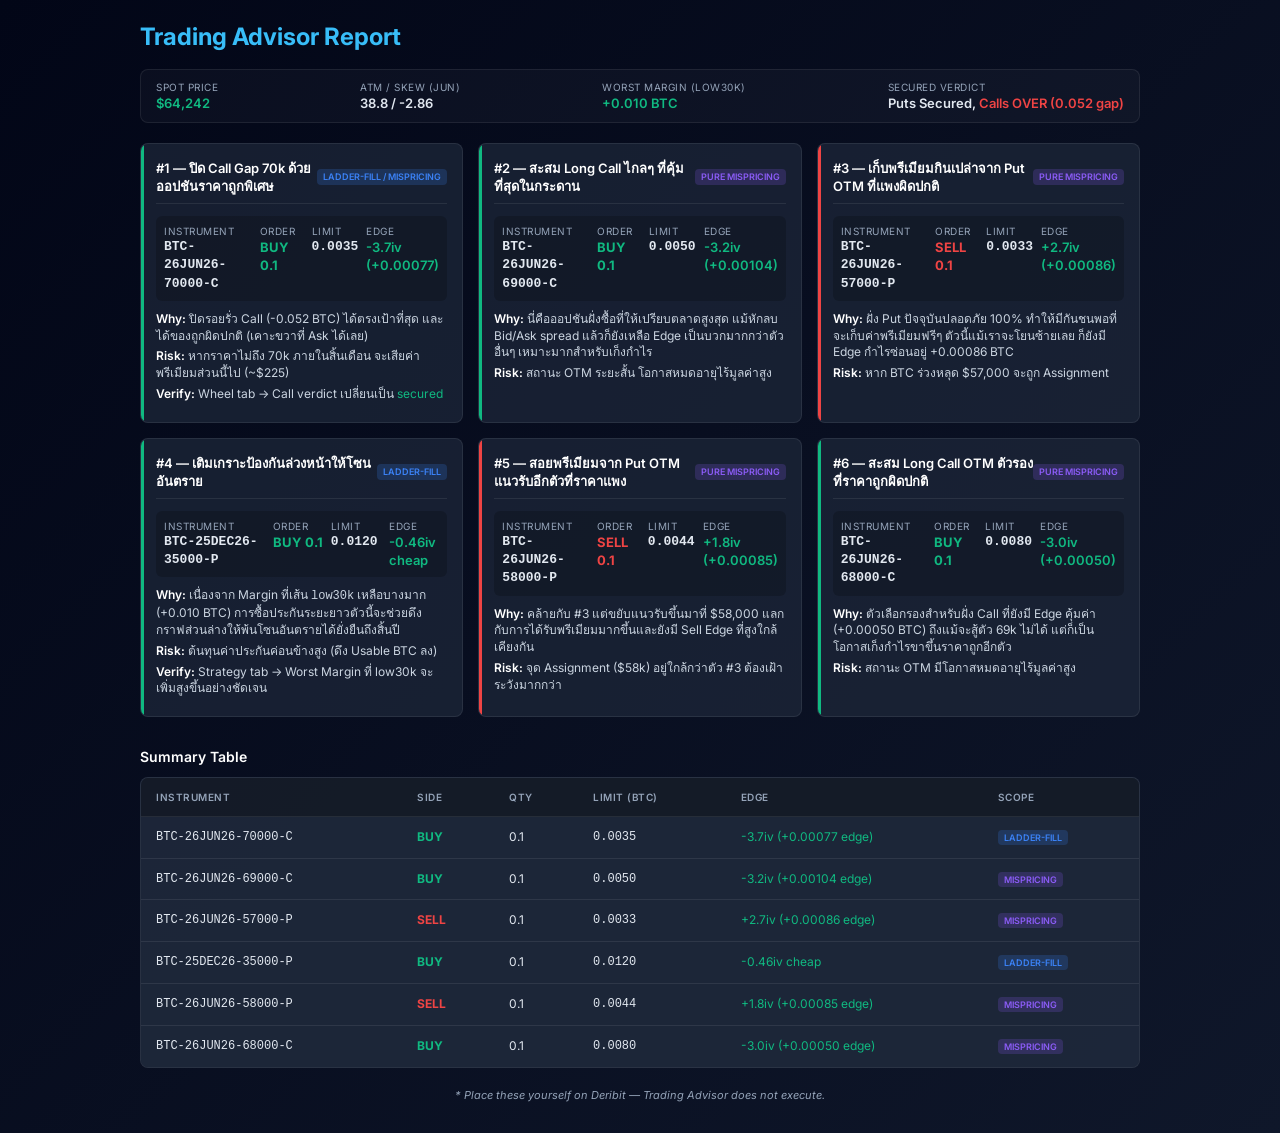
<file: advisor_report.html>
<!DOCTYPE html>
<html lang="en">
<head>
    <meta charset="UTF-8">
    <meta name="viewport" content="width=device-width, initial-scale=1.0">
    <title>Trading Advisor Report</title>
    <style>
        :root {
            --bg-color: #0f172a;
            --card-bg: rgba(30, 41, 59, 0.7);
            --text-main: #e2e8f0;
            --text-muted: #94a3b8;
            --accent-green: #10b981;
            --accent-red: #ef4444;
            --accent-blue: #3b82f6;
            --accent-purple: #8b5cf6;
            --border: rgba(255, 255, 255, 0.08);
        }

        body {
            font-family: 'Inter', system-ui, sans-serif;
            background: linear-gradient(135deg, #020617 0%, #0f172a 100%);
            color: var(--text-main);
            min-height: 100vh;
            margin: 0;
            padding: 20px;
            display: flex;
            justify-content: center;
            font-size: 12px;
            line-height: 1.4;
        }

        .container {
            max-width: 1000px;
            width: 100%;
        }

        h1 {
            font-size: 1.5rem;
            margin: 0 0 15px 0;
            color: #38bdf8;
        }

        .snapshot-bar {
            background: rgba(255, 255, 255, 0.03);
            border: 1px solid var(--border);
            border-radius: 8px;
            padding: 10px 15px;
            margin-bottom: 20px;
            display: flex;
            justify-content: space-between;
            flex-wrap: wrap;
            gap: 10px;
        }

        .snapshot-item {
            display: flex;
            flex-direction: column;
        }

        .snapshot-label {
            color: var(--text-muted);
            font-size: 10px;
            text-transform: uppercase;
            letter-spacing: 0.5px;
        }

        .snapshot-value { font-weight: 600; font-size: 13px; }
        .highlight-green { color: var(--accent-green); }
        .highlight-red { color: var(--accent-red); }

        .cards-grid {
            display: grid;
            grid-template-columns: repeat(auto-fit, minmax(320px, 1fr));
            gap: 15px;
            margin-bottom: 30px;
        }

        .card {
            background: var(--card-bg);
            border: 1px solid var(--border);
            border-radius: 8px;
            padding: 15px;
            position: relative;
            overflow: hidden;
        }

        .card::before {
            content: '';
            position: absolute;
            top: 0; left: 0;
            width: 3px; height: 100%;
        }

        .card.buy::before { background: var(--accent-green); }
        .card.sell::before { background: var(--accent-red); }

        .card-header {
            display: flex;
            justify-content: space-between;
            align-items: center;
            margin-bottom: 12px;
            border-bottom: 1px solid var(--border);
            padding-bottom: 8px;
        }

        .card-title {
            font-size: 13px;
            font-weight: 600;
            margin: 0;
            color: #fff;
        }

        .badge {
            font-size: 9px;
            padding: 2px 6px;
            border-radius: 4px;
            font-weight: 600;
            text-transform: uppercase;
            white-space: nowrap;
        }

        .badge.ladder { background: rgba(59, 130, 246, 0.2); color: var(--accent-blue); }
        .badge.mispricing { background: rgba(139, 92, 246, 0.2); color: var(--accent-purple); }

        .ticket-row {
            display: grid;
            grid-template-columns: 2fr 1fr 1fr 1fr;
            gap: 8px;
            margin-bottom: 10px;
            background: rgba(0, 0, 0, 0.2);
            padding: 8px;
            border-radius: 6px;
        }

        .ticket-box {
            display: flex;
            flex-direction: column;
        }

        .details-section p {
            margin: 4px 0;
            color: #cbd5e1;
        }

        .details-section strong {
            color: #fff;
            font-weight: 600;
        }
        
        .side-buy { color: var(--accent-green); font-weight: bold; }
        .side-sell { color: var(--accent-red); font-weight: bold; }

        table {
            width: 100%;
            border-collapse: separate;
            border-spacing: 0;
            margin-top: 10px;
            background: var(--card-bg);
            border-radius: 8px;
            overflow: hidden;
            border: 1px solid var(--border);
        }

        th, td {
            padding: 12px 15px;
            text-align: left;
            border-bottom: 1px solid var(--border);
        }

        th {
            background: rgba(0, 0, 0, 0.3);
            color: var(--text-muted);
            font-weight: 600;
            font-size: 10px;
            text-transform: uppercase;
            letter-spacing: 0.5px;
        }

        tr:last-child td { border-bottom: none; }
        .table-title { font-size: 14px; color: #fff; font-weight: 600; margin-bottom: 10px; }

        .table-wrapper {
            overflow-x: auto;
            -webkit-overflow-scrolling: touch;
            border: 1px solid var(--border);
            border-radius: 8px;
            background: var(--card-bg);
        }

        .table-wrapper table {
            margin-top: 0;
            border: none;
            border-radius: 0;
        }

        /* Responsive Design for Mobile */
        @media (max-width: 600px) {
            .ticket-row {
                grid-template-columns: 1fr 1fr;
            }
            .snapshot-bar {
                flex-direction: column;
                gap: 15px;
            }
            .snapshot-value {
                font-size: 15px;
            }
        }
    </style>
    <link href="https://fonts.googleapis.com/css2?family=Inter:wght@400;500;600&display=swap" rel="stylesheet">
</head>
<body>

<div class="container">
    <h1>Trading Advisor Report</h1>
    
    <div class="snapshot-bar">
        <div class="snapshot-item">
            <span class="snapshot-label">Spot Price</span>
            <span class="snapshot-value highlight-green">$64,242</span>
        </div>
        <div class="snapshot-item">
            <span class="snapshot-label">ATM / Skew (Jun)</span>
            <span class="snapshot-value">38.8 / -2.86</span>
        </div>
        <div class="snapshot-item">
            <span class="snapshot-label">Worst Margin (low30k)</span>
            <span class="snapshot-value highlight-green">+0.010 BTC</span>
        </div>
        <div class="snapshot-item">
            <span class="snapshot-label">Secured Verdict</span>
            <span class="snapshot-value">Puts Secured, <span class="highlight-red">Calls OVER (0.052 gap)</span></span>
        </div>
    </div>

    <div class="cards-grid">
        <!-- #1 -->
        <div class="card buy">
            <div class="card-header">
                <h2 class="card-title">#1 — ปิด Call Gap 70k ด้วยออปชันราคาถูกพิเศษ</h2>
                <span class="badge ladder">ladder-fill / mispricing</span>
            </div>
            <div class="ticket-row">
                <div class="ticket-box">
                    <span class="snapshot-label">Instrument</span>
                    <span class="snapshot-value" style="font-family: monospace;">BTC-26JUN26-70000-C</span>
                </div>
                <div class="ticket-box">
                    <span class="snapshot-label">Order</span>
                    <span class="snapshot-value side-buy">BUY 0.1</span>
                </div>
                <div class="ticket-box">
                    <span class="snapshot-label">Limit</span>
                    <span class="snapshot-value" style="font-family: monospace;">0.0035</span>
                </div>
                <div class="ticket-box">
                    <span class="snapshot-label">Edge</span>
                    <span class="snapshot-value highlight-green">-3.7iv (+0.00077)</span>
                </div>
            </div>
            <div class="details-section">
                <p><strong>Why:</strong> ปิดรอยรั่ว Call (-0.052 BTC) ได้ตรงเป้าที่สุด และได้ของถูกผิดปกติ (เคาะขวาที่ Ask ได้เลย)</p>
                <p><strong>Risk:</strong> หากราคาไม่ถึง 70k ภายในสิ้นเดือน จะเสียค่าพรีเมียมส่วนนี้ไป (~$225)</p>
                <p><strong>Verify:</strong> Wheel tab → Call verdict เปลี่ยนเป็น <span class="highlight-green">secured</span></p>
            </div>
        </div>

        <!-- #2 -->
        <div class="card buy">
            <div class="card-header">
                <h2 class="card-title">#2 — สะสม Long Call ไกลๆ ที่คุ้มที่สุดในกระดาน</h2>
                <span class="badge mispricing">pure mispricing</span>
            </div>
            <div class="ticket-row">
                <div class="ticket-box">
                    <span class="snapshot-label">Instrument</span>
                    <span class="snapshot-value" style="font-family: monospace;">BTC-26JUN26-69000-C</span>
                </div>
                <div class="ticket-box">
                    <span class="snapshot-label">Order</span>
                    <span class="snapshot-value side-buy">BUY 0.1</span>
                </div>
                <div class="ticket-box">
                    <span class="snapshot-label">Limit</span>
                    <span class="snapshot-value" style="font-family: monospace;">0.0050</span>
                </div>
                <div class="ticket-box">
                    <span class="snapshot-label">Edge</span>
                    <span class="snapshot-value highlight-green">-3.2iv (+0.00104)</span>
                </div>
            </div>
            <div class="details-section">
                <p><strong>Why:</strong> นี่คือออปชันฝั่งซื้อที่ให้เปรียบตลาดสูงสุด แม้หักลบ Bid/Ask spread แล้วก็ยังเหลือ Edge เป็นบวกมากกว่าตัวอื่นๆ เหมาะมากสำหรับเก็งกำไร</p>
                <p><strong>Risk:</strong> สถานะ OTM ระยะสั้น โอกาสหมดอายุไร้มูลค่าสูง</p>
            </div>
        </div>

        <!-- #3 -->
        <div class="card sell">
            <div class="card-header">
                <h2 class="card-title">#3 — เก็บพรีเมียมกินเปล่าจาก Put OTM ที่แพงผิดปกติ</h2>
                <span class="badge mispricing">pure mispricing</span>
            </div>
            <div class="ticket-row">
                <div class="ticket-box">
                    <span class="snapshot-label">Instrument</span>
                    <span class="snapshot-value" style="font-family: monospace;">BTC-26JUN26-57000-P</span>
                </div>
                <div class="ticket-box">
                    <span class="snapshot-label">Order</span>
                    <span class="snapshot-value side-sell">SELL 0.1</span>
                </div>
                <div class="ticket-box">
                    <span class="snapshot-label">Limit</span>
                    <span class="snapshot-value" style="font-family: monospace;">0.0033</span>
                </div>
                <div class="ticket-box">
                    <span class="snapshot-label">Edge</span>
                    <span class="snapshot-value highlight-green">+2.7iv (+0.00086)</span>
                </div>
            </div>
            <div class="details-section">
                <p><strong>Why:</strong> ฝั่ง Put ปัจจุบันปลอดภัย 100% ทำให้มีกันชนพอที่จะเก็บค่าพรีเมียมฟรีๆ ตัวนี้แม้เราจะโยนซ้ายเลย ก็ยังมี Edge กำไรซ่อนอยู่ +0.00086 BTC</p>
                <p><strong>Risk:</strong> หาก BTC ร่วงหลุด $57,000 จะถูก Assignment</p>
            </div>
        </div>

        <!-- #4 -->
        <div class="card buy">
            <div class="card-header">
                <h2 class="card-title">#4 — เติมเกราะป้องกันล่วงหน้าให้โซนอันตราย</h2>
                <span class="badge ladder">ladder-fill</span>
            </div>
            <div class="ticket-row">
                <div class="ticket-box">
                    <span class="snapshot-label">Instrument</span>
                    <span class="snapshot-value" style="font-family: monospace;">BTC-25DEC26-35000-P</span>
                </div>
                <div class="ticket-box">
                    <span class="snapshot-label">Order</span>
                    <span class="snapshot-value side-buy">BUY 0.1</span>
                </div>
                <div class="ticket-box">
                    <span class="snapshot-label">Limit</span>
                    <span class="snapshot-value" style="font-family: monospace;">0.0120</span>
                </div>
                <div class="ticket-box">
                    <span class="snapshot-label">Edge</span>
                    <span class="snapshot-value highlight-green">-0.46iv cheap</span>
                </div>
            </div>
            <div class="details-section">
                <p><strong>Why:</strong> เนื่องจาก Margin ที่เส้น <code>low30k</code> เหลือบางมาก (+0.010 BTC) การซื้อประกันระยะยาวตัวนี้จะช่วยดึงกราฟส่วนล่างให้พ้นโซนอันตรายได้ยั่งยืนถึงสิ้นปี</p>
                <p><strong>Risk:</strong> ต้นทุนค่าประกันค่อนข้างสูง (ดึง Usable BTC ลง)</p>
                <p><strong>Verify:</strong> Strategy tab → Worst Margin ที่ low30k จะเพิ่มสูงขึ้นอย่างชัดเจน</p>
            </div>
        </div>

        <!-- #5 -->
        <div class="card sell">
            <div class="card-header">
                <h2 class="card-title">#5 — สอยพรีเมียมจาก Put OTM แนวรับอีกตัวที่ราคาแพง</h2>
                <span class="badge mispricing">pure mispricing</span>
            </div>
            <div class="ticket-row">
                <div class="ticket-box">
                    <span class="snapshot-label">Instrument</span>
                    <span class="snapshot-value" style="font-family: monospace;">BTC-26JUN26-58000-P</span>
                </div>
                <div class="ticket-box">
                    <span class="snapshot-label">Order</span>
                    <span class="snapshot-value side-sell">SELL 0.1</span>
                </div>
                <div class="ticket-box">
                    <span class="snapshot-label">Limit</span>
                    <span class="snapshot-value" style="font-family: monospace;">0.0044</span>
                </div>
                <div class="ticket-box">
                    <span class="snapshot-label">Edge</span>
                    <span class="snapshot-value highlight-green">+1.8iv (+0.00085)</span>
                </div>
            </div>
            <div class="details-section">
                <p><strong>Why:</strong> คล้ายกับ #3 แต่ขยับแนวรับขึ้นมาที่ $58,000 แลกกับการได้รับพรีเมียมมากขึ้นและยังมี Sell Edge ที่สูงใกล้เคียงกัน</p>
                <p><strong>Risk:</strong> จุด Assignment ($58k) อยู่ใกล้กว่าตัว #3 ต้องเฝ้าระวังมากกว่า</p>
            </div>
        </div>

        <!-- #6 -->
        <div class="card buy">
            <div class="card-header">
                <h2 class="card-title">#6 — สะสม Long Call OTM ตัวรองที่ราคาถูกผิดปกติ</h2>
                <span class="badge mispricing">pure mispricing</span>
            </div>
            <div class="ticket-row">
                <div class="ticket-box">
                    <span class="snapshot-label">Instrument</span>
                    <span class="snapshot-value" style="font-family: monospace;">BTC-26JUN26-68000-C</span>
                </div>
                <div class="ticket-box">
                    <span class="snapshot-label">Order</span>
                    <span class="snapshot-value side-buy">BUY 0.1</span>
                </div>
                <div class="ticket-box">
                    <span class="snapshot-label">Limit</span>
                    <span class="snapshot-value" style="font-family: monospace;">0.0080</span>
                </div>
                <div class="ticket-box">
                    <span class="snapshot-label">Edge</span>
                    <span class="snapshot-value highlight-green">-3.0iv (+0.00050)</span>
                </div>
            </div>
            <div class="details-section">
                <p><strong>Why:</strong> ตัวเลือกรองสำหรับฝั่ง Call ที่ยังมี Edge คุ้มค่า (+0.00050 BTC) ถึงแม้จะสู้ตัว 69k ไม่ได้ แต่ก็เป็นโอกาสเก็งกำไรขาขึ้นราคาถูกอีกตัว</p>
                <p><strong>Risk:</strong> สถานะ OTM มีโอกาสหมดอายุไร้มูลค่าสูง</p>
            </div>
        </div>
    </div>

    <div class="table-title">Summary Table</div>
    <div class="table-wrapper">
        <table>
            <thead>
                <tr>
                    <th>Instrument</th>
                <th>Side</th>
                <th>Qty</th>
                <th>Limit (BTC)</th>
                <th>Edge</th>
                <th>Scope</th>
            </tr>
        </thead>
        <tbody>
            <tr>
                <td style="font-family: monospace;">BTC-26JUN26-70000-C</td>
                <td class="side-buy">BUY</td>
                <td>0.1</td>
                <td style="font-family: monospace;">0.0035</td>
                <td class="highlight-green">-3.7iv (+0.00077 edge)</td>
                <td><span class="badge ladder">ladder-fill</span></td>
            </tr>
            <tr>
                <td style="font-family: monospace;">BTC-26JUN26-69000-C</td>
                <td class="side-buy">BUY</td>
                <td>0.1</td>
                <td style="font-family: monospace;">0.0050</td>
                <td class="highlight-green">-3.2iv (+0.00104 edge)</td>
                <td><span class="badge mispricing">mispricing</span></td>
            </tr>
            <tr>
                <td style="font-family: monospace;">BTC-26JUN26-57000-P</td>
                <td class="side-sell">SELL</td>
                <td>0.1</td>
                <td style="font-family: monospace;">0.0033</td>
                <td class="highlight-green">+2.7iv (+0.00086 edge)</td>
                <td><span class="badge mispricing">mispricing</span></td>
            </tr>
            <tr>
                <td style="font-family: monospace;">BTC-25DEC26-35000-P</td>
                <td class="side-buy">BUY</td>
                <td>0.1</td>
                <td style="font-family: monospace;">0.0120</td>
                <td class="highlight-green">-0.46iv cheap</td>
                <td><span class="badge ladder">ladder-fill</span></td>
            </tr>
            <tr>
                <td style="font-family: monospace;">BTC-26JUN26-58000-P</td>
                <td class="side-sell">SELL</td>
                <td>0.1</td>
                <td style="font-family: monospace;">0.0044</td>
                <td class="highlight-green">+1.8iv (+0.00085 edge)</td>
                <td><span class="badge mispricing">mispricing</span></td>
            </tr>
            <tr>
                <td style="font-family: monospace;">BTC-26JUN26-68000-C</td>
                <td class="side-buy">BUY</td>
                <td>0.1</td>
                <td style="font-family: monospace;">0.0080</td>
                <td class="highlight-green">-3.0iv (+0.00050 edge)</td>
                <td><span class="badge mispricing">mispricing</span></td>
            </tr>
        </tbody>
        </table>
    </div>
    <p style="text-align: center; color: var(--text-muted); margin-top: 20px; font-size: 11px;">
        <em>* Place these yourself on Deribit — Trading Advisor does not execute.</em>
    </p>
</div>

</body>
</html>
</file>
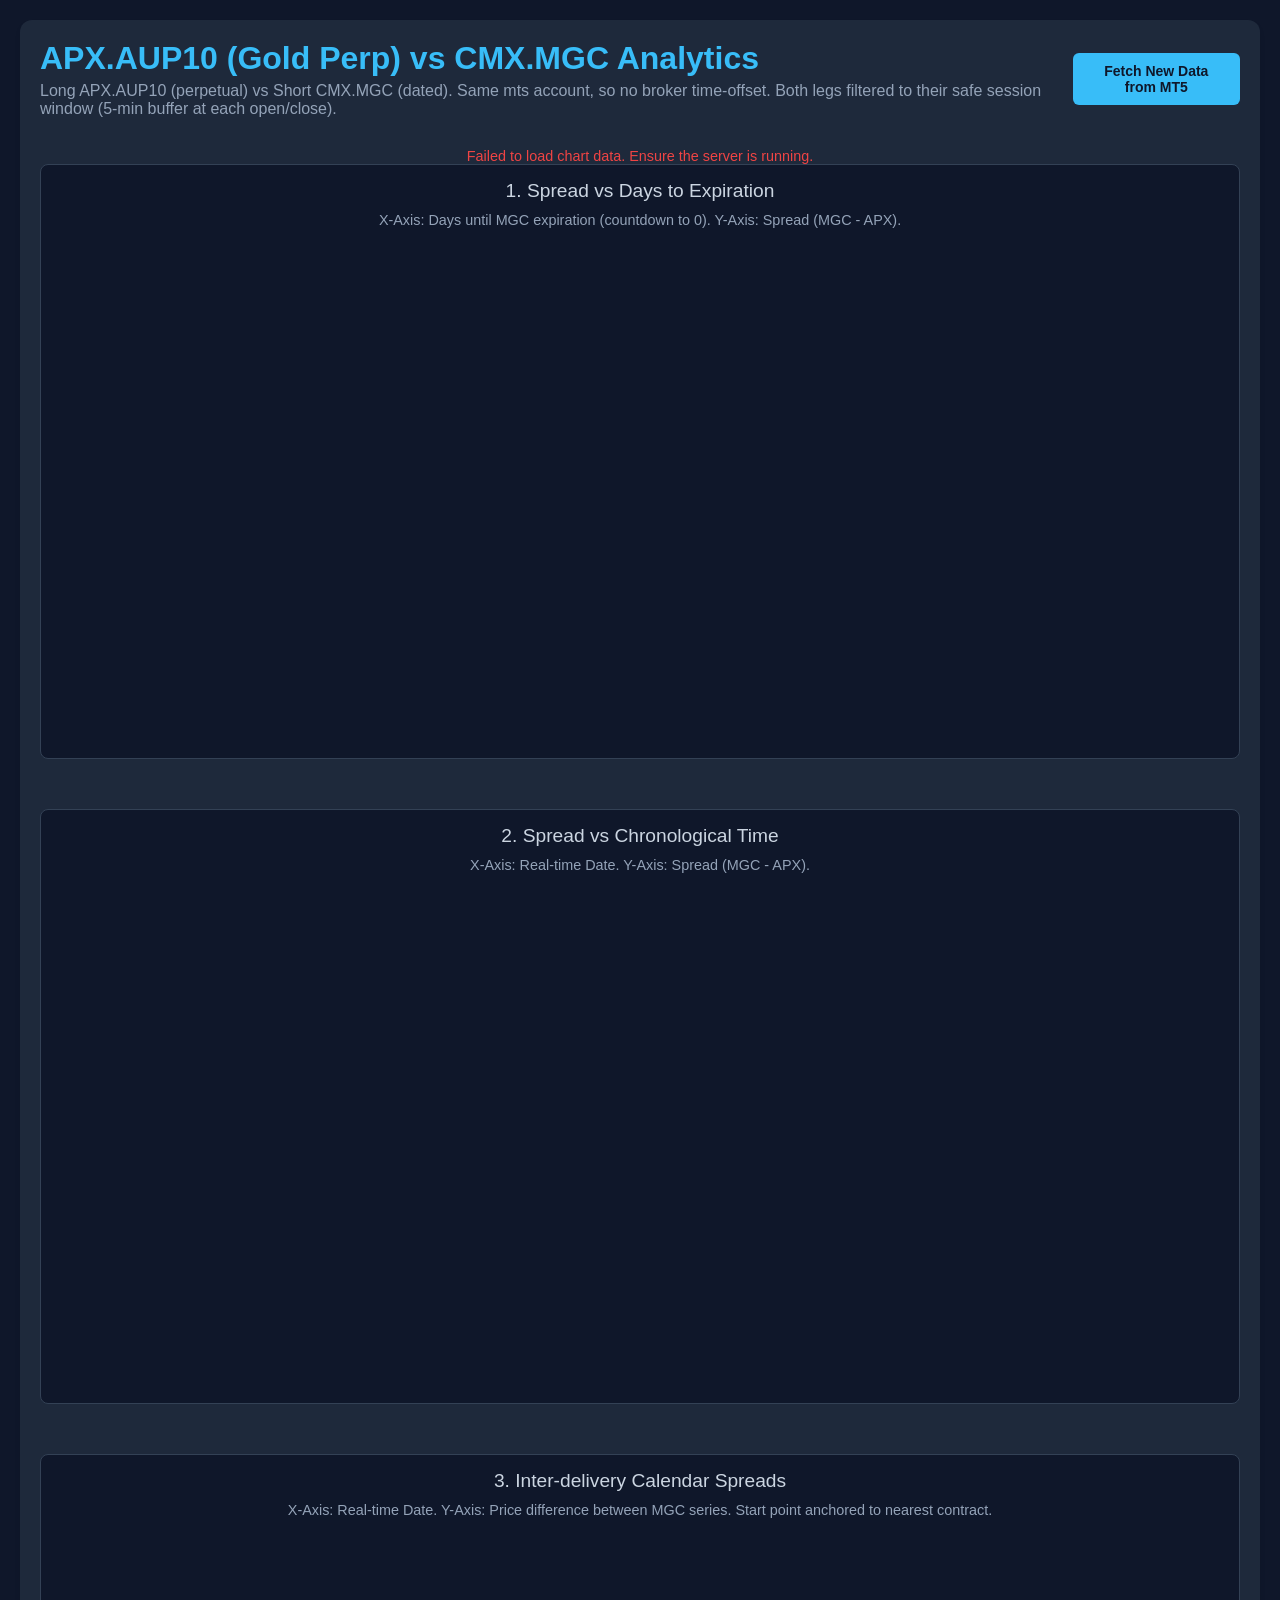
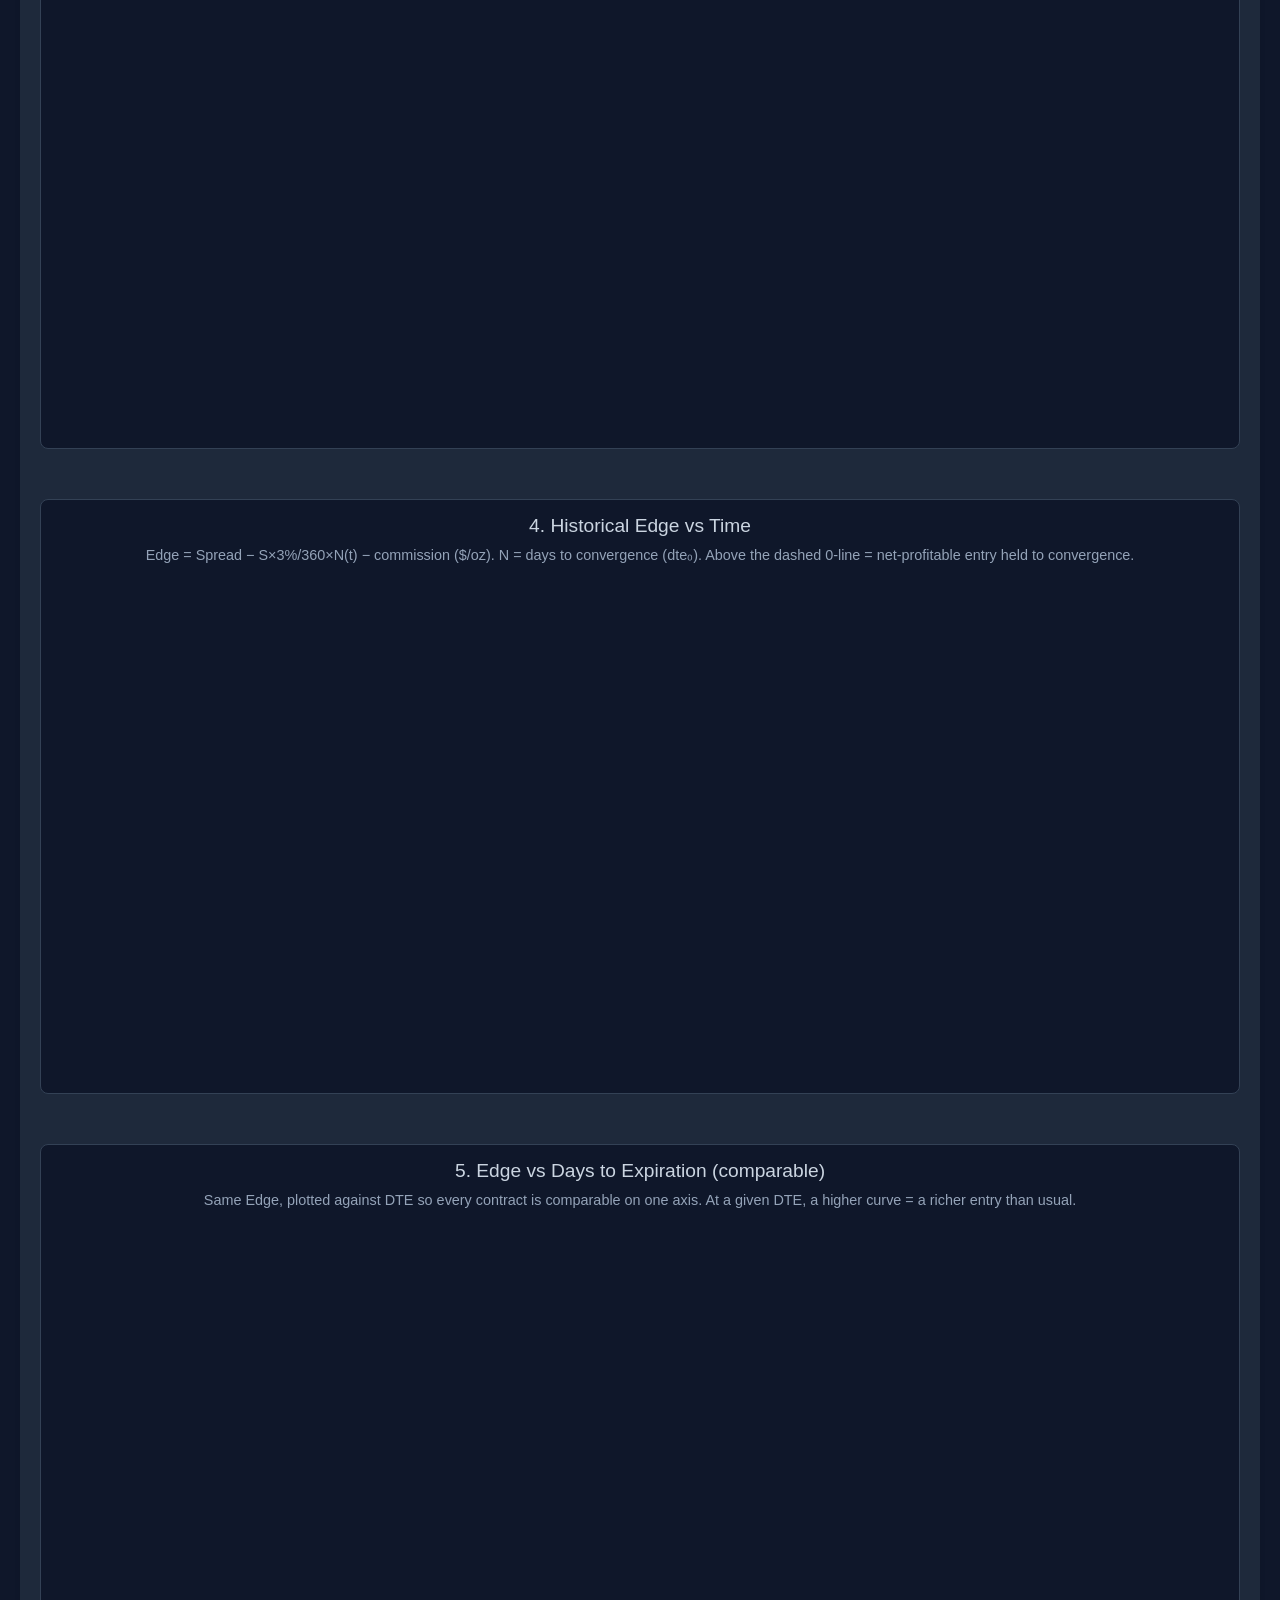
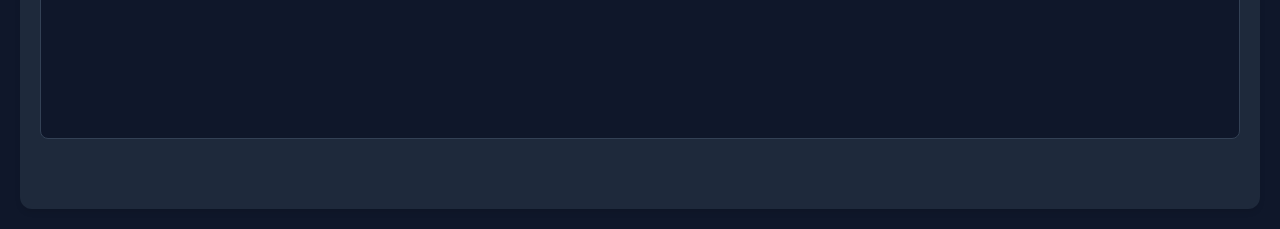
<file: apx_analysis_m5.html>
<!DOCTYPE html>
<html>
<head>
    <meta charset="UTF-8">
    <title>APX Gold Perp Analytics Dashboard</title>
    <script src="https://cdn.plot.ly/plotly-2.27.0.min.js"></script>
    <style>
        body { font-family: 'Segoe UI', Tahoma, Geneva, Verdana, sans-serif; background: #0f172a; color: #f1f5f9; margin: 0; padding: 20px; }
        .container { max-width: 1400px; margin: 0 auto; background: #1e293b; padding: 20px; border-radius: 12px; box-shadow: 0 4px 6px -1px rgba(0,0,0,0.1); }
        .header { display: flex; justify-content: space-between; align-items: center; margin-bottom: 30px; }
        h1 { color: #38bdf8; margin: 0; }

        .btn {
            background: #38bdf8; color: #0f172a; border: none; padding: 10px 20px;
            border-radius: 6px; font-weight: bold; cursor: pointer; transition: 0.2s;
            display: flex; align-items: center; gap: 8px; font-size: 14px;
        }
        .btn:hover { background: #0284c7; color: white; }
        .btn:disabled { background: #475569; color: #94a3b8; cursor: not-allowed; }

        .chart-box { margin-bottom: 50px; background: #0f172a; border-radius: 8px; padding: 15px; border: 1px solid #334155; }
        .chart-title { font-size: 1.2rem; color: #cbd5e1; margin-bottom: 10px; text-align: center; }
        .chart-desc { text-align: center; color: #94a3b8; font-size: 0.9em; margin-bottom: 15px; }
        .plot-container { width: 100%; height: 500px; }

        .loader {
            border: 3px solid #1e293b; border-top: 3px solid #38bdf8; border-radius: 50%;
            width: 16px; height: 16px; animation: spin 1s linear infinite; display: none;
        }
        @keyframes spin { 0% { transform: rotate(0deg); } 100% { transform: rotate(360deg); } }

        .status-msg { color: #10b981; font-size: 0.9em; display: none; }
        .error-msg { color: #ef4444; font-size: 0.9em; display: none; margin-top: 10px; text-align: center; }
    </style>
</head>
<body>
    <div class="container">
        <div class="header">
            <div>
                <h1>APX.AUP10 (Gold Perp) vs CMX.MGC Analytics</h1>
                <div style="color: #94a3b8; margin-top: 5px;">Long APX.AUP10 (perpetual) vs Short CMX.MGC (dated). Same mts account, so no broker time-offset. Both legs filtered to their safe session window (5-min buffer at each open/close).</div>
            </div>
            <div style="display: flex; align-items: center; gap: 15px;">
                <span id="status-msg" class="status-msg">Update Complete!</span>
                <button id="fetch-btn" class="btn" onclick="fetchNewData()">
                    <div id="btn-loader" class="loader"></div>
                    <span id="btn-text">Fetch New Data from MT5</span>
                </button>
            </div>
        </div>

        <div id="error-msg" class="error-msg"></div>

        <div class="chart-box">
            <div class="chart-title">1. Spread vs Days to Expiration</div>
            <div class="chart-desc">X-Axis: Days until MGC expiration (countdown to 0). Y-Axis: Spread (MGC - APX).</div>
            <div id="chart1" class="plot-container"></div>
        </div>

        <div class="chart-box">
            <div class="chart-title">2. Spread vs Chronological Time</div>
            <div class="chart-desc">X-Axis: Real-time Date. Y-Axis: Spread (MGC - APX).</div>
            <div id="chart2" class="plot-container"></div>
        </div>

        <div class="chart-box">
            <div class="chart-title">3. Inter-delivery Calendar Spreads</div>
            <div class="chart-desc">X-Axis: Real-time Date. Y-Axis: Price difference between MGC series. Start point anchored to nearest contract.</div>
            <div id="chart3" class="plot-container"></div>
        </div>

        <div class="chart-box">
            <div class="chart-title">4. Historical Edge vs Time <small id="edge-stats" style="color:#94a3b8; font-weight:normal;"></small></div>
            <div class="chart-desc">Edge = Spread &minus; S&times;3%/360&times;N(t) &minus; commission ($/oz). N = days to convergence (dte&#8320;). Above the dashed 0-line = net-profitable entry held to convergence.</div>
            <div id="chart4" class="plot-container"></div>
        </div>

        <div class="chart-box">
            <div class="chart-title">5. Edge vs Days to Expiration (comparable)</div>
            <div class="chart-desc">Same Edge, plotted against DTE so every contract is comparable on one axis. At a given DTE, a higher curve = a richer entry than usual.</div>
            <div id="chart5" class="plot-container"></div>
        </div>
    </div>

    <script>
        const layout_base = {
            plot_bgcolor: '#0f172a',
            paper_bgcolor: '#0f172a',
            font: { color: '#f1f5f9' },
            hovermode: 'closest',
            legend: { bgcolor: 'rgba(15, 23, 42, 0.8)', bordercolor: '#334155', borderwidth: 1 },
            margin: { l: 60, r: 30, t: 30, b: 60 }
        };

        async function loadCharts() {
            try {
                const response = await fetch('http://localhost:8080/api/apx_chart_data');
                const result = await response.json();

                if (result.error) {
                    document.getElementById('error-msg').innerText = result.error;
                    document.getElementById('error-msg').style.display = 'block';
                    return;
                }
                document.getElementById('error-msg').style.display = 'none';

                const layout1 = Object.assign({}, layout_base, {
                    xaxis: { title: 'Days to Expiration', autorange: 'reversed', gridcolor: '#334155', zerolinecolor: '#475569', tickcolor: '#94a3b8' },
                    yaxis: { title: 'Spread (MGC - APX)', gridcolor: '#334155', zerolinecolor: '#475569', tickcolor: '#94a3b8' }
                });
                Plotly.newPlot('chart1', result.traces_dte, layout1);

                const layout2 = Object.assign({}, layout_base, {
                    xaxis: { title: 'Date', gridcolor: '#334155', zerolinecolor: '#475569', tickcolor: '#94a3b8' },
                    yaxis: { title: 'Spread (MGC - APX)', gridcolor: '#334155', zerolinecolor: '#475569', tickcolor: '#94a3b8' }
                });
                Plotly.newPlot('chart2', result.traces_time, layout2);

                const layout3 = Object.assign({}, layout_base, {
                    xaxis: { title: 'Date', gridcolor: '#334155', zerolinecolor: '#475569', tickcolor: '#94a3b8' },
                    yaxis: { title: 'Calendar Spread Difference', gridcolor: '#334155', zerolinecolor: '#475569', tickcolor: '#94a3b8' }
                });
                Plotly.newPlot('chart3', result.traces_calendar, layout3);

                // Chart 4: Historical Edge vs time (0-line = break-even)
                const zeroLine = { type: 'line', xref: 'paper', x0: 0, x1: 1, y0: 0, y1: 0,
                                   line: { color: '#ef4444', width: 1, dash: 'dash' } };
                const layout4 = Object.assign({}, layout_base, {
                    xaxis: { title: 'Date', gridcolor: '#334155', zerolinecolor: '#475569', tickcolor: '#94a3b8' },
                    yaxis: { title: 'Edge ($/oz)', gridcolor: '#334155', zerolinecolor: '#475569', tickcolor: '#94a3b8' },
                    shapes: [zeroLine]
                });
                Plotly.newPlot('chart4', result.traces_edge_time || [], layout4);

                // Chart 5: Edge vs DTE (comparable across contracts)
                const layout5 = Object.assign({}, layout_base, {
                    xaxis: { title: 'Days to Expiration', autorange: 'reversed', gridcolor: '#334155', zerolinecolor: '#475569', tickcolor: '#94a3b8' },
                    yaxis: { title: 'Edge ($/oz)', gridcolor: '#334155', zerolinecolor: '#475569', tickcolor: '#94a3b8' },
                    shapes: [zeroLine]
                });
                Plotly.newPlot('chart5', result.traces_edge_dte || [], layout5);

                // Edge percentile context
                const s = result.edge_stats;
                if (s) {
                    document.getElementById('edge-stats').textContent =
                        ` — now: ${s.current}  |  median: ${s.median}  |  p75: ${s.p75}  |  p90: ${s.p90}  |  range: ${s.min}..${s.max}`;
                }

            } catch (err) {
                console.error("Failed to load charts:", err);
                document.getElementById('error-msg').innerText = "Failed to load chart data. Ensure the server is running.";
                document.getElementById('error-msg').style.display = 'block';
            }
        }

        async function fetchNewData() {
            const btn = document.getElementById('fetch-btn');
            const loader = document.getElementById('btn-loader');
            const btnText = document.getElementById('btn-text');
            const statusMsg = document.getElementById('status-msg');
            const errorMsg = document.getElementById('error-msg');

            btn.disabled = true;
            loader.style.display = 'block';
            btnText.innerText = 'Fetching Data (Takes 5-10s)...';
            statusMsg.style.display = 'none';
            errorMsg.style.display = 'none';

            try {
                const response = await fetch('http://localhost:8080/api/apx_fetch', { method: 'POST' });
                const result = await response.json();

                if (result.status === 'success' || result.status === 'ok') {
                    statusMsg.innerText = 'Data Successfully Appended!';
                    statusMsg.style.color = '#10b981';
                    statusMsg.style.display = 'block';
                    await loadCharts();
                } else {
                    errorMsg.innerText = result.message || result.error || "Failed to fetch data";
                    errorMsg.style.display = 'block';
                }
            } catch (err) {
                console.error("Fetch Error:", err);
                errorMsg.innerText = "Network error. Make sure the backend server is running.";
                errorMsg.style.display = 'block';
            } finally {
                btn.disabled = false;
                loader.style.display = 'none';
                btnText.innerText = 'Fetch New Data from MT5';
                setTimeout(() => { statusMsg.style.display = 'none'; }, 5000);
            }
        }

        window.onload = loadCharts;
    </script>
</body>
</html>
</file>
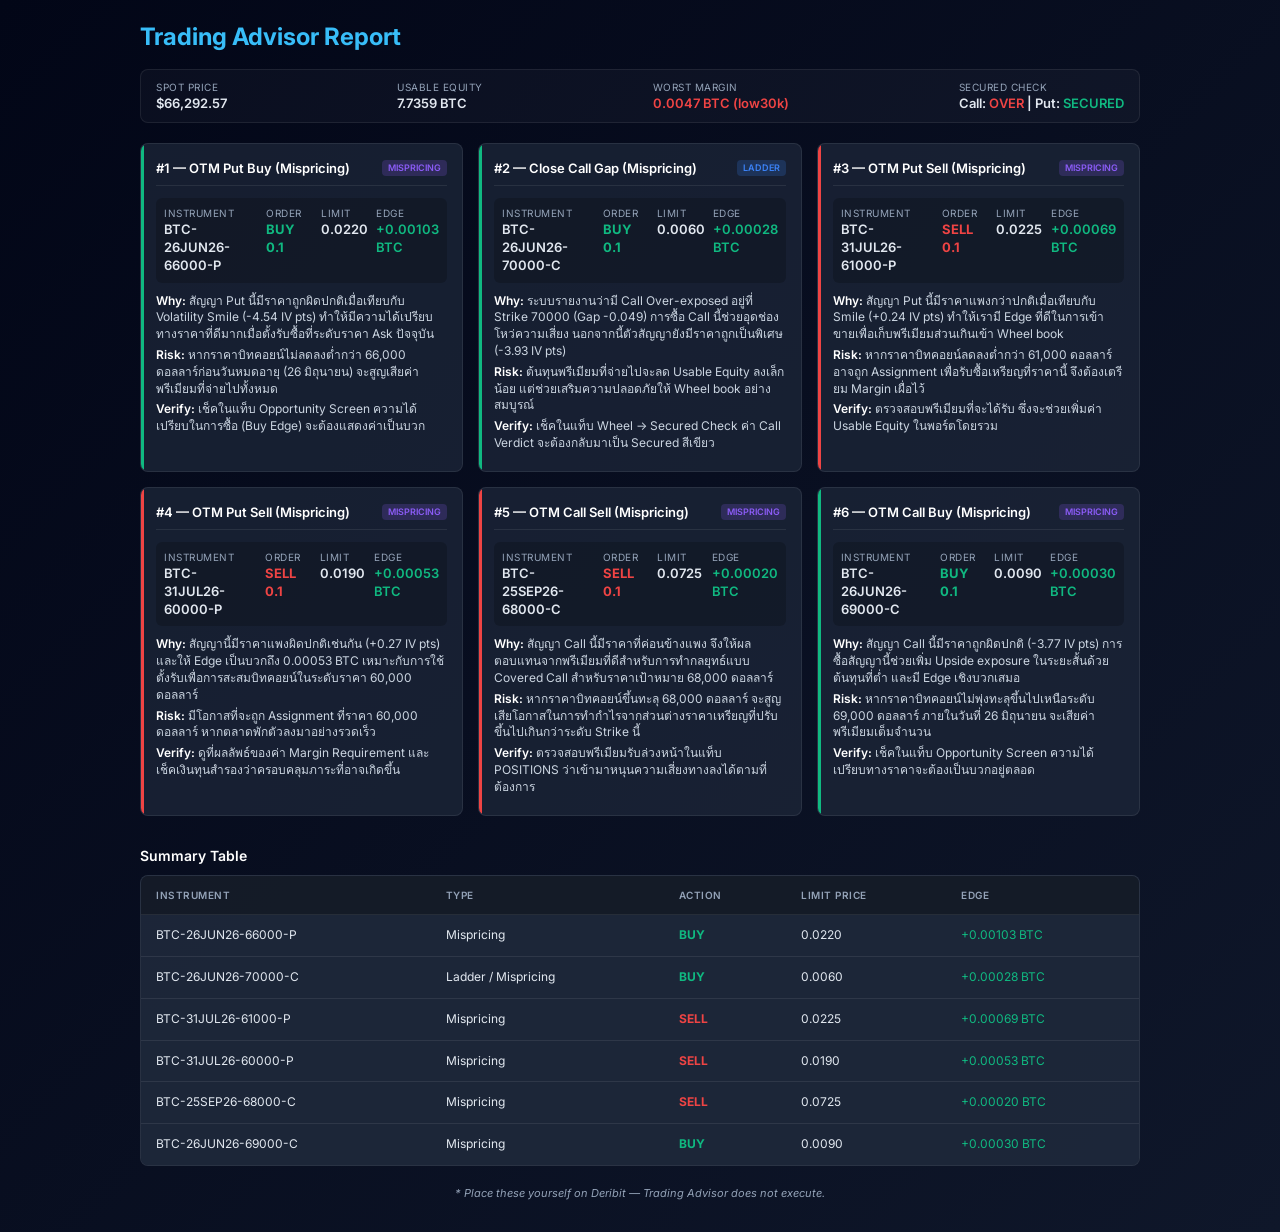
<file: daily-trading-summary.html>
<!DOCTYPE html>
<html lang="en">
<head>
    <meta charset="UTF-8">
    <meta name="viewport" content="width=device-width, initial-scale=1.0">
    <title>Trading Advisor Report</title>
    <style>
        :root {
            --bg-color: #0f172a; --card-bg: rgba(30, 41, 59, 0.7);
            --text-main: #e2e8f0; --text-muted: #94a3b8;
            --accent-green: #10b981; --accent-red: #ef4444;
            --accent-blue: #3b82f6; --accent-purple: #8b5cf6;
            --border: rgba(255, 255, 255, 0.08);
        }
        body { font-family: 'Inter', system-ui, sans-serif; background: linear-gradient(135deg, #020617 0%, #0f172a 100%); color: var(--text-main); min-height: 100vh; margin: 0; padding: 20px; display: flex; justify-content: center; font-size: 12px; line-height: 1.4; }
        .container { max-width: 1000px; width: 100%; }
        h1 { font-size: 1.5rem; margin: 0 0 15px 0; color: #38bdf8; }
        .snapshot-bar { background: rgba(255, 255, 255, 0.03); border: 1px solid var(--border); border-radius: 8px; padding: 10px 15px; margin-bottom: 20px; display: flex; justify-content: space-between; flex-wrap: wrap; gap: 10px; }
        .snapshot-item { display: flex; flex-direction: column; }
        .snapshot-label { color: var(--text-muted); font-size: 10px; text-transform: uppercase; letter-spacing: 0.5px; }
        .snapshot-value { font-weight: 600; font-size: 13px; }
        .highlight-green { color: var(--accent-green); } .highlight-red { color: var(--accent-red); }
        .cards-grid { display: grid; grid-template-columns: repeat(auto-fit, minmax(320px, 1fr)); gap: 15px; margin-bottom: 30px; }
        .card { background: var(--card-bg); border: 1px solid var(--border); border-radius: 8px; padding: 15px; position: relative; overflow: hidden; }
        .card::before { content: ''; position: absolute; top: 0; left: 0; width: 3px; height: 100%; }
        .card.buy::before { background: var(--accent-green); } .card.sell::before { background: var(--accent-red); }
        .card-header { display: flex; justify-content: space-between; align-items: center; margin-bottom: 12px; border-bottom: 1px solid var(--border); padding-bottom: 8px; }
        .card-title { font-size: 13px; font-weight: 600; margin: 0; color: #fff; }
        .badge { font-size: 9px; padding: 2px 6px; border-radius: 4px; font-weight: 600; text-transform: uppercase; white-space: nowrap; }
        .badge.ladder { background: rgba(59, 130, 246, 0.2); color: var(--accent-blue); } .badge.mispricing { background: rgba(139, 92, 246, 0.2); color: var(--accent-purple); }
        .ticket-row { display: grid; grid-template-columns: 2fr 1fr 1fr 1fr; gap: 8px; margin-bottom: 10px; background: rgba(0, 0, 0, 0.2); padding: 8px; border-radius: 6px; }
        .ticket-box { display: flex; flex-direction: column; }
        .details-section p { margin: 4px 0; color: #cbd5e1; } .details-section strong { color: #fff; font-weight: 600; }
        .side-buy { color: var(--accent-green); font-weight: bold; } .side-sell { color: var(--accent-red); font-weight: bold; }
        table { width: 100%; border-collapse: separate; border-spacing: 0; margin-top: 10px; background: var(--card-bg); border-radius: 8px; overflow: hidden; border: 1px solid var(--border); }
        th, td { padding: 12px 15px; text-align: left; border-bottom: 1px solid var(--border); }
        th { background: rgba(0, 0, 0, 0.3); color: var(--text-muted); font-weight: 600; font-size: 10px; text-transform: uppercase; letter-spacing: 0.5px; }
        tr:last-child td { border-bottom: none; }
        .table-title { font-size: 14px; color: #fff; font-weight: 600; margin-bottom: 10px; }
        .table-wrapper { overflow-x: auto; -webkit-overflow-scrolling: touch; border: 1px solid var(--border); border-radius: 8px; background: var(--card-bg); }
        .table-wrapper table { margin-top: 0; border: none; border-radius: 0; }
        @media (max-width: 600px) { .ticket-row { grid-template-columns: 1fr 1fr; } .snapshot-bar { flex-direction: column; gap: 15px; } .snapshot-value { font-size: 15px; } }
    </style>
    <link href="https://fonts.googleapis.com/css2?family=Inter:wght@400;500;600&display=swap" rel="stylesheet">
</head>
<body>
<div class="container">
    <h1>Trading Advisor Report</h1>
    
    <div class="snapshot-bar">
        <div class="snapshot-item"><span class="snapshot-label">Spot Price</span><span class="snapshot-value">$66,292.57</span></div>
        <div class="snapshot-item"><span class="snapshot-label">Usable Equity</span><span class="snapshot-value">7.7359 BTC</span></div>
        <div class="snapshot-item"><span class="snapshot-label">Worst Margin</span><span class="snapshot-value highlight-red">0.0047 BTC (low30k)</span></div>
        <div class="snapshot-item"><span class="snapshot-label">Secured Check</span><span class="snapshot-value">Call: <span class="highlight-red">OVER</span> | Put: <span class="highlight-green">SECURED</span></span></div>
    </div>

    <div class="cards-grid">
        <!-- Card 1 -->
        <div class="card buy">
            <div class="card-header">
                <h2 class="card-title">#1 — OTM Put Buy (Mispricing)</h2>
                <span class="badge mispricing">MISPRICING</span>
            </div>
            <div class="ticket-row">
                <div class="ticket-box"><span class="snapshot-label">Instrument</span><span class="snapshot-value">BTC-26JUN26-66000-P</span></div>
                <div class="ticket-box"><span class="snapshot-label">Order</span><span class="snapshot-value side-buy">BUY 0.1</span></div>
                <div class="ticket-box"><span class="snapshot-label">Limit</span><span class="snapshot-value">0.0220</span></div>
                <div class="ticket-box"><span class="snapshot-label">Edge</span><span class="snapshot-value highlight-green">+0.00103 BTC</span></div>
            </div>
            <div class="details-section">
                <p><strong>Why:</strong> สัญญา Put นี้มีราคาถูกผิดปกติเมื่อเทียบกับ Volatility Smile (-4.54 IV pts) ทำให้มีความได้เปรียบทางราคาที่ดีมากเมื่อตั้งรับซื้อที่ระดับราคา Ask ปัจจุบัน</p>
                <p><strong>Risk:</strong> หากราคาบิทคอยน์ไม่ลดลงต่ำกว่า 66,000 ดอลลาร์ก่อนวันหมดอายุ (26 มิถุนายน) จะสูญเสียค่าพรีเมียมที่จ่ายไปทั้งหมด</p>
                <p><strong>Verify:</strong> เช็คในแท็บ Opportunity Screen ความได้เปรียบในการซื้อ (Buy Edge) จะต้องแสดงค่าเป็นบวก</p>
            </div>
        </div>
        
        <!-- Card 2 -->
        <div class="card buy">
            <div class="card-header">
                <h2 class="card-title">#2 — Close Call Gap (Mispricing)</h2>
                <span class="badge ladder">LADDER</span>
            </div>
            <div class="ticket-row">
                <div class="ticket-box"><span class="snapshot-label">Instrument</span><span class="snapshot-value">BTC-26JUN26-70000-C</span></div>
                <div class="ticket-box"><span class="snapshot-label">Order</span><span class="snapshot-value side-buy">BUY 0.1</span></div>
                <div class="ticket-box"><span class="snapshot-label">Limit</span><span class="snapshot-value">0.0060</span></div>
                <div class="ticket-box"><span class="snapshot-label">Edge</span><span class="snapshot-value highlight-green">+0.00028 BTC</span></div>
            </div>
            <div class="details-section">
                <p><strong>Why:</strong> ระบบรายงานว่ามี Call Over-exposed อยู่ที่ Strike 70000 (Gap -0.049) การซื้อ Call นี้ช่วยอุดช่องโหว่ความเสี่ยง นอกจากนี้ตัวสัญญายังมีราคาถูกเป็นพิเศษ (-3.93 IV pts)</p>
                <p><strong>Risk:</strong> ต้นทุนพรีเมียมที่จ่ายไปจะลด Usable Equity ลงเล็กน้อย แต่ช่วยเสริมความปลอดภัยให้ Wheel book อย่างสมบูรณ์</p>
                <p><strong>Verify:</strong> เช็คในแท็บ Wheel &rarr; Secured Check ค่า Call Verdict จะต้องกลับมาเป็น Secured สีเขียว</p>
            </div>
        </div>

        <!-- Card 3 -->
        <div class="card sell">
            <div class="card-header">
                <h2 class="card-title">#3 — OTM Put Sell (Mispricing)</h2>
                <span class="badge mispricing">MISPRICING</span>
            </div>
            <div class="ticket-row">
                <div class="ticket-box"><span class="snapshot-label">Instrument</span><span class="snapshot-value">BTC-31JUL26-61000-P</span></div>
                <div class="ticket-box"><span class="snapshot-label">Order</span><span class="snapshot-value side-sell">SELL 0.1</span></div>
                <div class="ticket-box"><span class="snapshot-label">Limit</span><span class="snapshot-value">0.0225</span></div>
                <div class="ticket-box"><span class="snapshot-label">Edge</span><span class="snapshot-value highlight-green">+0.00069 BTC</span></div>
            </div>
            <div class="details-section">
                <p><strong>Why:</strong> สัญญา Put นี้มีราคาแพงกว่าปกติเมื่อเทียบกับ Smile (+0.24 IV pts) ทำให้เรามี Edge ที่ดีในการเข้าขายเพื่อเก็บพรีเมียมส่วนเกินเข้า Wheel book</p>
                <p><strong>Risk:</strong> หากราคาบิทคอยน์ลดลงต่ำกว่า 61,000 ดอลลาร์ อาจถูก Assignment เพื่อรับซื้อเหรียญที่ราคานี้ จึงต้องเตรียม Margin เผื่อไว้</p>
                <p><strong>Verify:</strong> ตรวจสอบพรีเมียมที่จะได้รับ ซึ่งจะช่วยเพิ่มค่า Usable Equity ในพอร์ตโดยรวม</p>
            </div>
        </div>

        <!-- Card 4 -->
        <div class="card sell">
            <div class="card-header">
                <h2 class="card-title">#4 — OTM Put Sell (Mispricing)</h2>
                <span class="badge mispricing">MISPRICING</span>
            </div>
            <div class="ticket-row">
                <div class="ticket-box"><span class="snapshot-label">Instrument</span><span class="snapshot-value">BTC-31JUL26-60000-P</span></div>
                <div class="ticket-box"><span class="snapshot-label">Order</span><span class="snapshot-value side-sell">SELL 0.1</span></div>
                <div class="ticket-box"><span class="snapshot-label">Limit</span><span class="snapshot-value">0.0190</span></div>
                <div class="ticket-box"><span class="snapshot-label">Edge</span><span class="snapshot-value highlight-green">+0.00053 BTC</span></div>
            </div>
            <div class="details-section">
                <p><strong>Why:</strong> สัญญานี้มีราคาแพงผิดปกติเช่นกัน (+0.27 IV pts) และให้ Edge เป็นบวกถึง 0.00053 BTC เหมาะกับการใช้ตั้งรับเพื่อการสะสมบิทคอยน์ในระดับราคา 60,000 ดอลลาร์</p>
                <p><strong>Risk:</strong> มีโอกาสที่จะถูก Assignment ที่ราคา 60,000 ดอลลาร์ หากตลาดพักตัวลงมาอย่างรวดเร็ว</p>
                <p><strong>Verify:</strong> ดูที่ผลลัพธ์ของค่า Margin Requirement และเช็คเงินทุนสำรองว่าครอบคลุมภาระที่อาจเกิดขึ้น</p>
            </div>
        </div>

        <!-- Card 5 -->
        <div class="card sell">
            <div class="card-header">
                <h2 class="card-title">#5 — OTM Call Sell (Mispricing)</h2>
                <span class="badge mispricing">MISPRICING</span>
            </div>
            <div class="ticket-row">
                <div class="ticket-box"><span class="snapshot-label">Instrument</span><span class="snapshot-value">BTC-25SEP26-68000-C</span></div>
                <div class="ticket-box"><span class="snapshot-label">Order</span><span class="snapshot-value side-sell">SELL 0.1</span></div>
                <div class="ticket-box"><span class="snapshot-label">Limit</span><span class="snapshot-value">0.0725</span></div>
                <div class="ticket-box"><span class="snapshot-label">Edge</span><span class="snapshot-value highlight-green">+0.00020 BTC</span></div>
            </div>
            <div class="details-section">
                <p><strong>Why:</strong> สัญญา Call นี้มีราคาที่ค่อนข้างแพง จึงให้ผลตอบแทนจากพรีเมียมที่ดีสำหรับการทำกลยุทธ์แบบ Covered Call สำหรับราคาเป้าหมาย 68,000 ดอลลาร์</p>
                <p><strong>Risk:</strong> หากราคาบิทคอยน์ขึ้นทะลุ 68,000 ดอลลาร์ จะสูญเสียโอกาสในการทำกำไรจากส่วนต่างราคาเหรียญที่ปรับขึ้นไปเกินกว่าระดับ Strike นี้</p>
                <p><strong>Verify:</strong> ตรวจสอบพรีเมียมรับล่วงหน้าในแท็บ POSITIONS ว่าเข้ามาหนุนความเสี่ยงทางลงได้ตามที่ต้องการ</p>
            </div>
        </div>

        <!-- Card 6 -->
        <div class="card buy">
            <div class="card-header">
                <h2 class="card-title">#6 — OTM Call Buy (Mispricing)</h2>
                <span class="badge mispricing">MISPRICING</span>
            </div>
            <div class="ticket-row">
                <div class="ticket-box"><span class="snapshot-label">Instrument</span><span class="snapshot-value">BTC-26JUN26-69000-C</span></div>
                <div class="ticket-box"><span class="snapshot-label">Order</span><span class="snapshot-value side-buy">BUY 0.1</span></div>
                <div class="ticket-box"><span class="snapshot-label">Limit</span><span class="snapshot-value">0.0090</span></div>
                <div class="ticket-box"><span class="snapshot-label">Edge</span><span class="snapshot-value highlight-green">+0.00030 BTC</span></div>
            </div>
            <div class="details-section">
                <p><strong>Why:</strong> สัญญา Call นี้มีราคาถูกผิดปกติ (-3.77 IV pts) การซื้อสัญญานี้ช่วยเพิ่ม Upside exposure ในระยะสั้นด้วยต้นทุนที่ต่ำ และมี Edge เชิงบวกเสมอ</p>
                <p><strong>Risk:</strong> หากราคาบิทคอยน์ไม่พุ่งทะลุขึ้นไปเหนือระดับ 69,000 ดอลลาร์ ภายในวันที่ 26 มิถุนายน จะเสียค่าพรีเมียมเต็มจำนวน</p>
                <p><strong>Verify:</strong> เช็คในแท็บ Opportunity Screen ความได้เปรียบทางราคาจะต้องเป็นบวกอยู่ตลอด</p>
            </div>
        </div>
    </div>

    <div class="table-title">Summary Table</div>
    <div class="table-wrapper">
        <table>
            <thead>
                <tr>
                    <th>Instrument</th>
                    <th>Type</th>
                    <th>Action</th>
                    <th>Limit Price</th>
                    <th>Edge</th>
                </tr>
            </thead>
            <tbody>
                <tr>
                    <td>BTC-26JUN26-66000-P</td>
                    <td>Mispricing</td>
                    <td class="side-buy">BUY</td>
                    <td>0.0220</td>
                    <td class="highlight-green">+0.00103 BTC</td>
                </tr>
                <tr>
                    <td>BTC-26JUN26-70000-C</td>
                    <td>Ladder / Mispricing</td>
                    <td class="side-buy">BUY</td>
                    <td>0.0060</td>
                    <td class="highlight-green">+0.00028 BTC</td>
                </tr>
                <tr>
                    <td>BTC-31JUL26-61000-P</td>
                    <td>Mispricing</td>
                    <td class="side-sell">SELL</td>
                    <td>0.0225</td>
                    <td class="highlight-green">+0.00069 BTC</td>
                </tr>
                <tr>
                    <td>BTC-31JUL26-60000-P</td>
                    <td>Mispricing</td>
                    <td class="side-sell">SELL</td>
                    <td>0.0190</td>
                    <td class="highlight-green">+0.00053 BTC</td>
                </tr>
                <tr>
                    <td>BTC-25SEP26-68000-C</td>
                    <td>Mispricing</td>
                    <td class="side-sell">SELL</td>
                    <td>0.0725</td>
                    <td class="highlight-green">+0.00020 BTC</td>
                </tr>
                <tr>
                    <td>BTC-26JUN26-69000-C</td>
                    <td>Mispricing</td>
                    <td class="side-buy">BUY</td>
                    <td>0.0090</td>
                    <td class="highlight-green">+0.00030 BTC</td>
                </tr>
            </tbody>
        </table>
    </div>
    <p style="text-align: center; color: var(--text-muted); margin-top: 20px; font-size: 11px;">
        <em>* Place these yourself on Deribit &mdash; Trading Advisor does not execute.</em>
    </p>
</div>
</body>
</html>
</file>
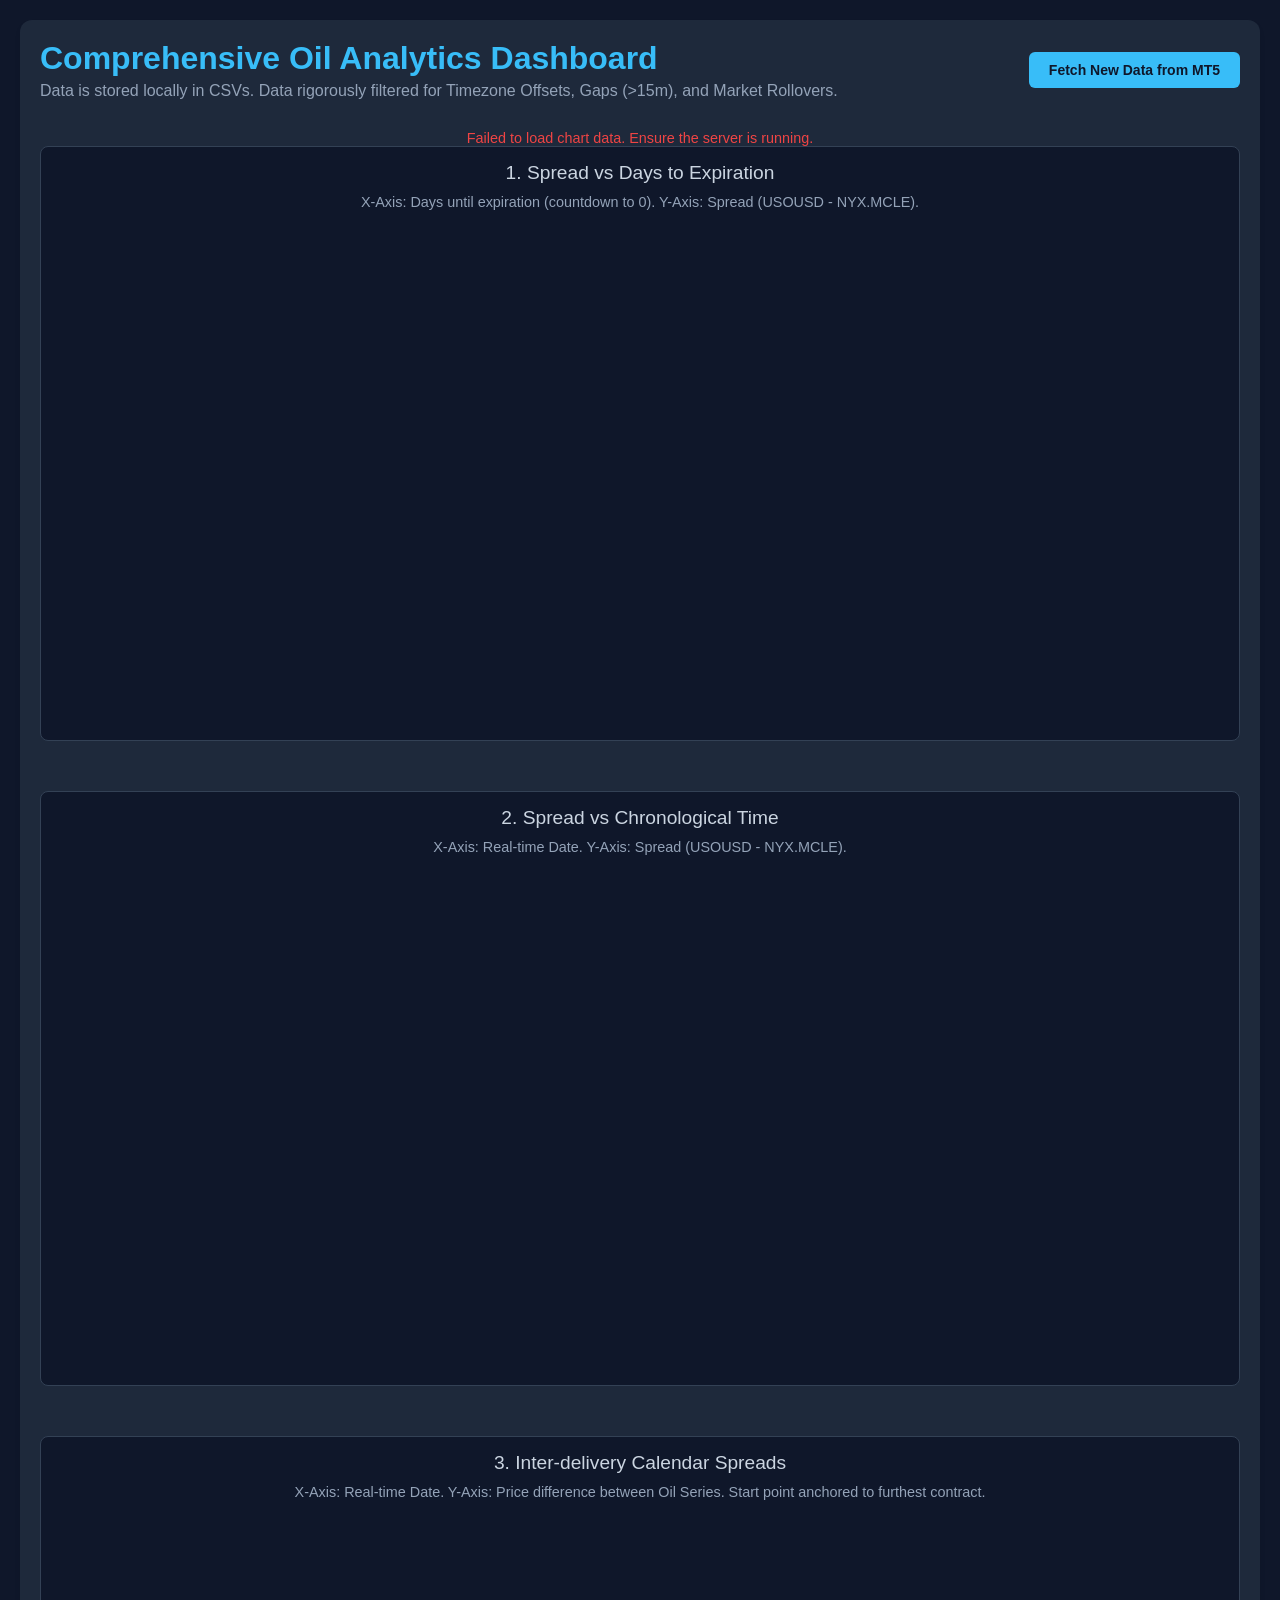
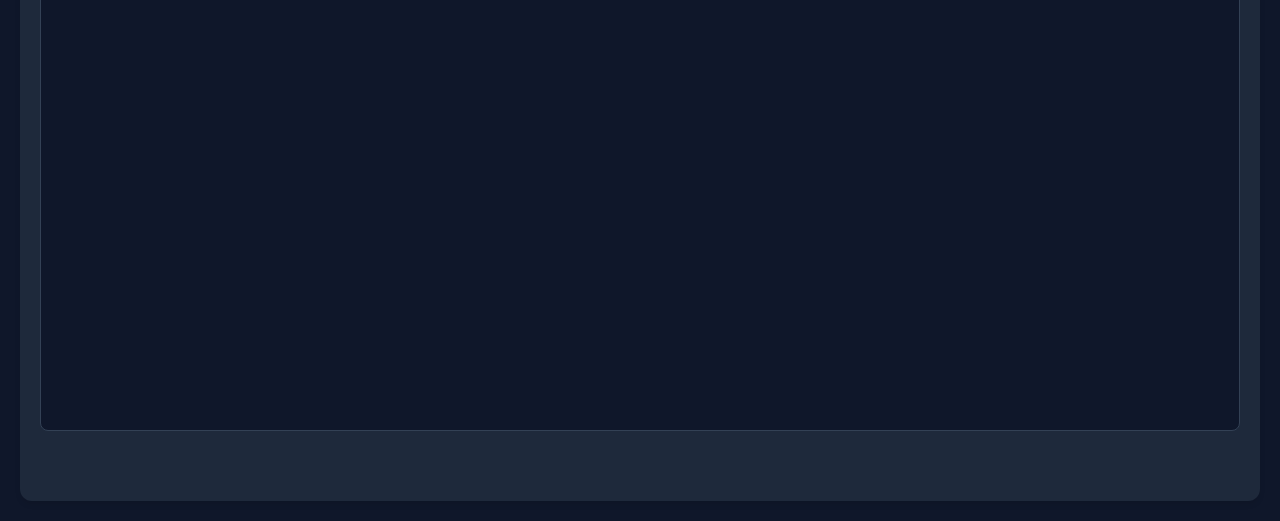
<file: oil_analysis_m5.html>
<!DOCTYPE html>
<html>
<head>
    <meta charset="UTF-8">
    <title>Oil Analytics Dashboard</title>
    <script src="https://cdn.plot.ly/plotly-2.27.0.min.js"></script>
    <style>
        body { font-family: 'Segoe UI', Tahoma, Geneva, Verdana, sans-serif; background: #0f172a; color: #f1f5f9; margin: 0; padding: 20px; }
        .container { max-width: 1400px; margin: 0 auto; background: #1e293b; padding: 20px; border-radius: 12px; box-shadow: 0 4px 6px -1px rgba(0,0,0,0.1); }
        .header { display: flex; justify-content: space-between; align-items: center; margin-bottom: 30px; }
        h1 { color: #38bdf8; margin: 0; }
        
        .btn { 
            background: #38bdf8; color: #0f172a; border: none; padding: 10px 20px; 
            border-radius: 6px; font-weight: bold; cursor: pointer; transition: 0.2s;
            display: flex; align-items: center; gap: 8px; font-size: 14px;
        }
        .btn:hover { background: #0284c7; color: white; }
        .btn:disabled { background: #475569; color: #94a3b8; cursor: not-allowed; }
        
        .chart-box { margin-bottom: 50px; background: #0f172a; border-radius: 8px; padding: 15px; border: 1px solid #334155; }
        .chart-title { font-size: 1.2rem; color: #cbd5e1; margin-bottom: 10px; text-align: center; }
        .chart-desc { text-align: center; color: #94a3b8; font-size: 0.9em; margin-bottom: 15px; }
        .plot-container { width: 100%; height: 500px; }
        
        .loader {
            border: 3px solid #1e293b; border-top: 3px solid #38bdf8; border-radius: 50%;
            width: 16px; height: 16px; animation: spin 1s linear infinite; display: none;
        }
        @keyframes spin { 0% { transform: rotate(0deg); } 100% { transform: rotate(360deg); } }
        
        .status-msg { color: #10b981; font-size: 0.9em; display: none; }
        .error-msg { color: #ef4444; font-size: 0.9em; display: none; margin-top: 10px; text-align: center; }
    </style>
</head>
<body>
    <div class="container">
        <div class="header">
            <div>
                <h1>Comprehensive Oil Analytics Dashboard</h1>
                <div style="color: #94a3b8; margin-top: 5px;">Data is stored locally in CSVs. Data rigorously filtered for Timezone Offsets, Gaps (>15m), and Market Rollovers.</div>
            </div>
            <div style="display: flex; align-items: center; gap: 15px;">
                <span id="status-msg" class="status-msg">Update Complete!</span>
                <button id="fetch-btn" class="btn" onclick="fetchNewData()">
                    <div id="btn-loader" class="loader"></div>
                    <span id="btn-text">Fetch New Data from MT5</span>
                </button>
            </div>
        </div>
        
        <div id="error-msg" class="error-msg"></div>

        <div class="chart-box">
            <div class="chart-title">1. Spread vs Days to Expiration</div>
            <div class="chart-desc">X-Axis: Days until expiration (countdown to 0). Y-Axis: Spread (USOUSD - NYX.MCLE).</div>
            <div id="chart1" class="plot-container"></div>
        </div>

        <div class="chart-box">
            <div class="chart-title">2. Spread vs Chronological Time</div>
            <div class="chart-desc">X-Axis: Real-time Date. Y-Axis: Spread (USOUSD - NYX.MCLE).</div>
            <div id="chart2" class="plot-container"></div>
        </div>

        <div class="chart-box">
            <div class="chart-title">3. Inter-delivery Calendar Spreads</div>
            <div class="chart-desc">X-Axis: Real-time Date. Y-Axis: Price difference between Oil Series. Start point anchored to furthest contract.</div>
            <div id="chart3" class="plot-container"></div>
        </div>
    </div>
    
    <script>
        const layout_base = {
            plot_bgcolor: '#0f172a',
            paper_bgcolor: '#0f172a',
            font: { color: '#f1f5f9' },
            hovermode: 'closest',
            legend: { bgcolor: 'rgba(15, 23, 42, 0.8)', bordercolor: '#334155', borderwidth: 1 },
            margin: { l: 60, r: 30, t: 30, b: 60 }
        };

        async function loadCharts() {
            try {
                const response = await fetch('http://localhost:8080/api/oil_chart_data');
                const result = await response.json();
                
                if (result.error) {
                    document.getElementById('error-msg').innerText = result.error;
                    document.getElementById('error-msg').style.display = 'block';
                    return;
                }
                document.getElementById('error-msg').style.display = 'none';

                // Chart 1
                const layout1 = Object.assign({}, layout_base, {
                    xaxis: { title: 'Days to Expiration', autorange: 'reversed', gridcolor: '#334155', zerolinecolor: '#475569', tickcolor: '#94a3b8' },
                    yaxis: { title: 'Spread (USOUSD - NYX.MCLE)', gridcolor: '#334155', zerolinecolor: '#475569', tickcolor: '#94a3b8' }
                });
                Plotly.newPlot('chart1', result.traces_dte, layout1);

                // Chart 2
                const layout2 = Object.assign({}, layout_base, {
                    xaxis: { title: 'Date', gridcolor: '#334155', zerolinecolor: '#475569', tickcolor: '#94a3b8' },
                    yaxis: { title: 'Spread (USOUSD - NYX.MCLE)', gridcolor: '#334155', zerolinecolor: '#475569', tickcolor: '#94a3b8' }
                });
                Plotly.newPlot('chart2', result.traces_time, layout2);

                // Chart 3
                const layout3 = Object.assign({}, layout_base, {
                    xaxis: { title: 'Date', gridcolor: '#334155', zerolinecolor: '#475569', tickcolor: '#94a3b8' },
                    yaxis: { title: 'Calendar Spread Difference', gridcolor: '#334155', zerolinecolor: '#475569', tickcolor: '#94a3b8' }
                });
                Plotly.newPlot('chart3', result.traces_calendar, layout3);
                
            } catch (err) {
                console.error("Failed to load charts:", err);
                document.getElementById('error-msg').innerText = "Failed to load chart data. Ensure the server is running.";
                document.getElementById('error-msg').style.display = 'block';
            }
        }

        async function fetchNewData() {
            const btn = document.getElementById('fetch-btn');
            const loader = document.getElementById('btn-loader');
            const btnText = document.getElementById('btn-text');
            const statusMsg = document.getElementById('status-msg');
            const errorMsg = document.getElementById('error-msg');
            
            btn.disabled = true;
            loader.style.display = 'block';
            btnText.innerText = 'Fetching Data (Takes 5-10s)...';
            statusMsg.style.display = 'none';
            errorMsg.style.display = 'none';
            
            try {
                const response = await fetch('http://localhost:8080/api/oil_fetch', { method: 'POST' });
                const result = await response.json();
                
                if (result.status === 'success' || result.status === 'ok') {
                    statusMsg.innerText = 'Data Successfully Appended!';
                    statusMsg.style.color = '#10b981';
                    statusMsg.style.display = 'block';
                    await loadCharts(); // Reload charts with new data
                } else {
                    errorMsg.innerText = result.message || result.error || "Failed to fetch data";
                    errorMsg.style.display = 'block';
                }
            } catch (err) {
                console.error("Fetch Error:", err);
                errorMsg.innerText = "Network error. Make sure the backend server is running.";
                errorMsg.style.display = 'block';
            } finally {
                btn.disabled = false;
                loader.style.display = 'none';
                btnText.innerText = 'Fetch New Data from MT5';
                setTimeout(() => { statusMsg.style.display = 'none'; }, 5000);
            }
        }

        // Initialize charts on load
        window.onload = loadCharts;
    </script>
</body>
</html>
</file>
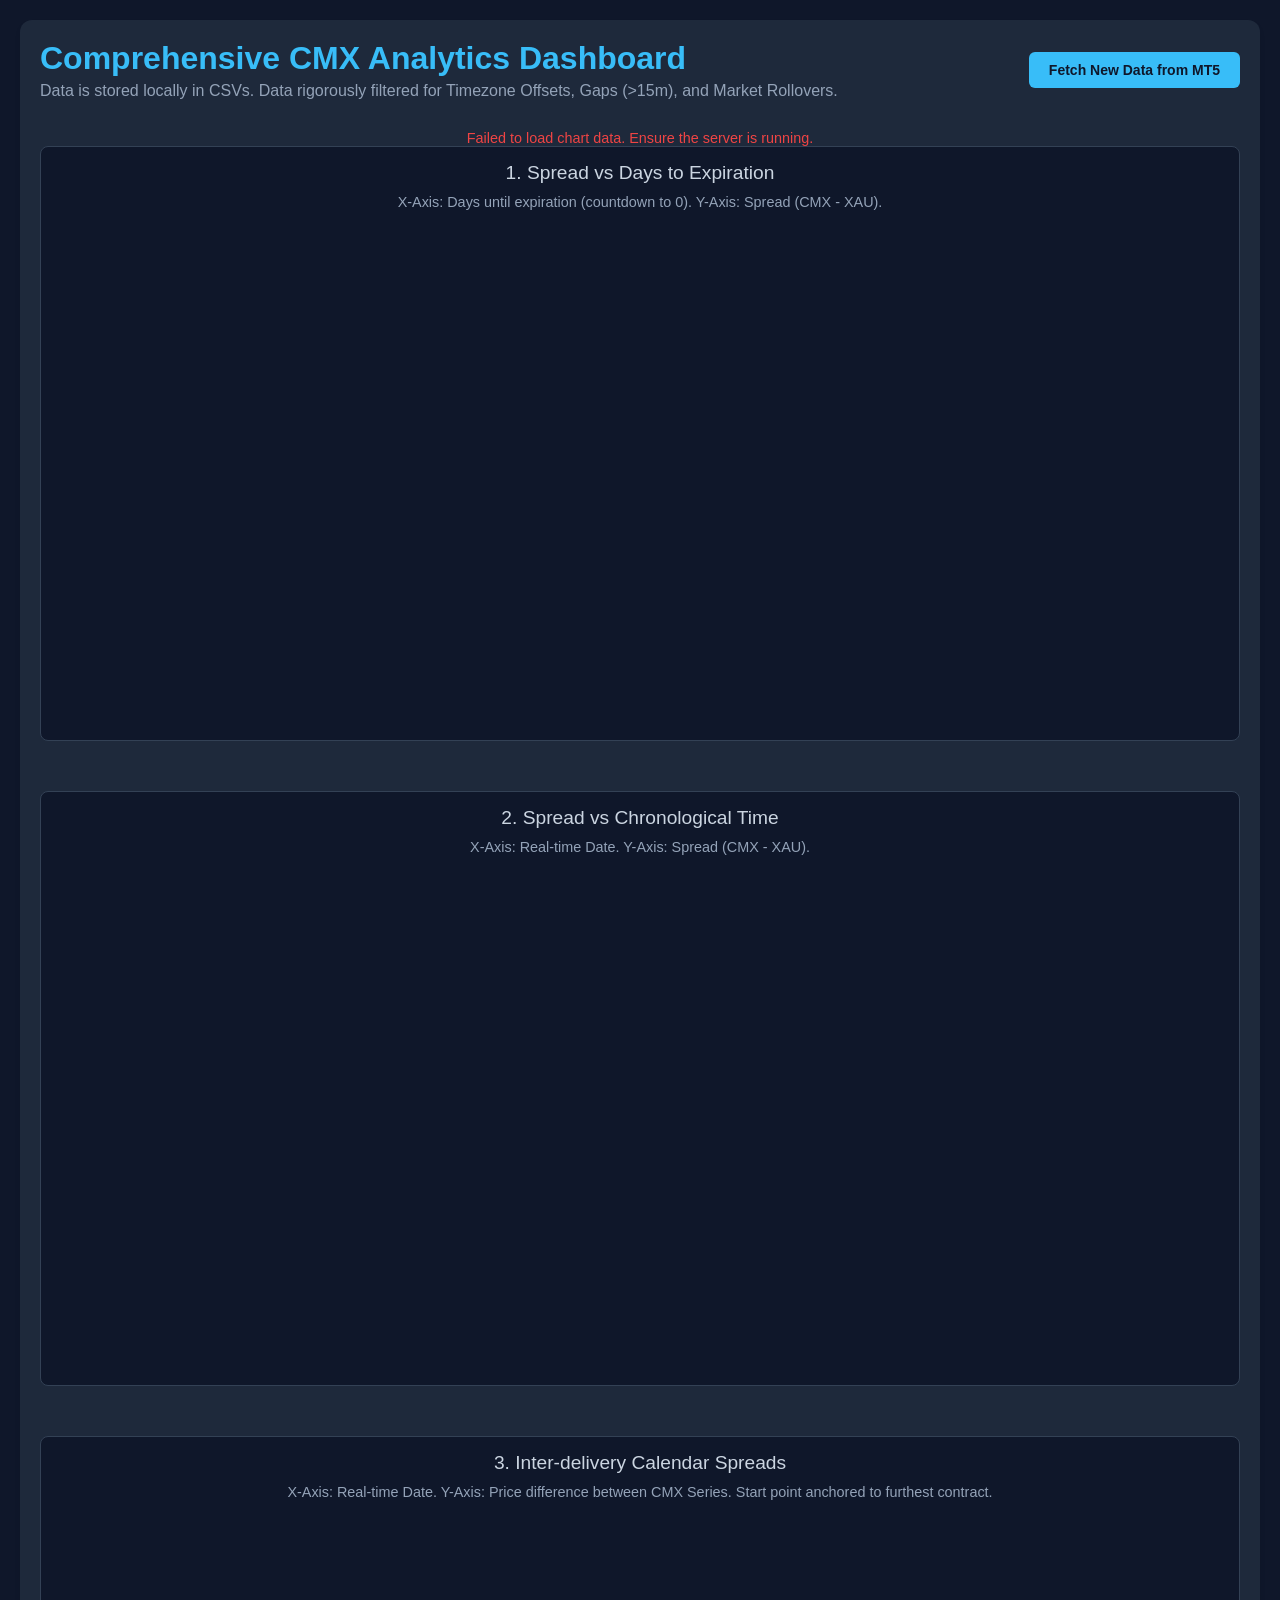
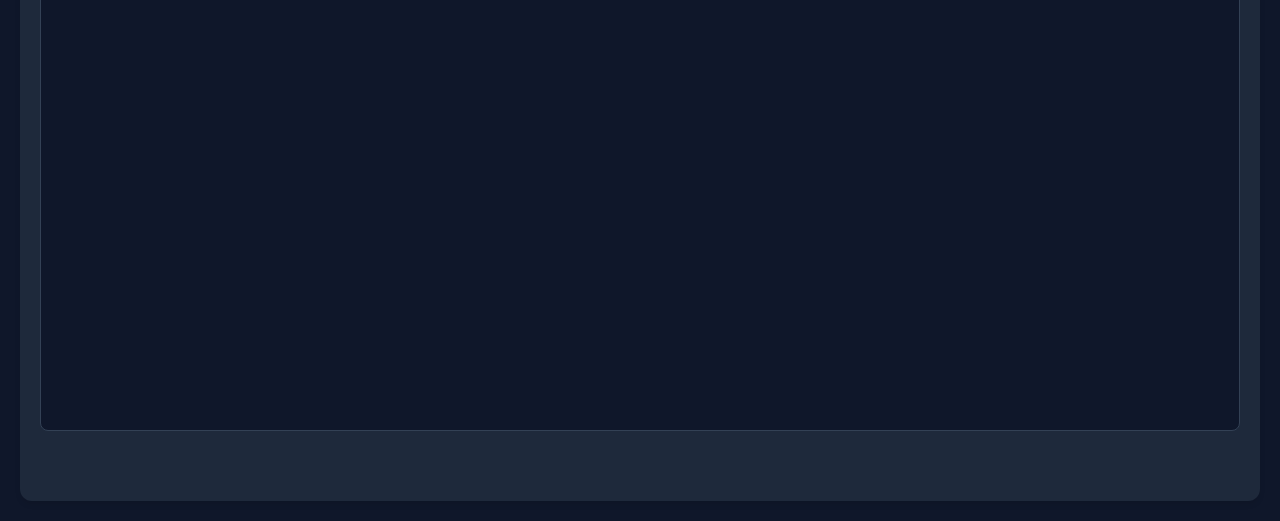
<file: spread_analysis_m5.html>
<!DOCTYPE html>
<html>
<head>
    <meta charset="UTF-8">
    <title>CMX Analytics Dashboard</title>
    <script src="https://cdn.plot.ly/plotly-2.27.0.min.js"></script>
    <style>
        body { font-family: 'Segoe UI', Tahoma, Geneva, Verdana, sans-serif; background: #0f172a; color: #f1f5f9; margin: 0; padding: 20px; }
        .container { max-width: 1400px; margin: 0 auto; background: #1e293b; padding: 20px; border-radius: 12px; box-shadow: 0 4px 6px -1px rgba(0,0,0,0.1); }
        .header { display: flex; justify-content: space-between; align-items: center; margin-bottom: 30px; }
        h1 { color: #38bdf8; margin: 0; }
        
        .btn { 
            background: #38bdf8; color: #0f172a; border: none; padding: 10px 20px; 
            border-radius: 6px; font-weight: bold; cursor: pointer; transition: 0.2s;
            display: flex; align-items: center; gap: 8px; font-size: 14px;
        }
        .btn:hover { background: #0284c7; color: white; }
        .btn:disabled { background: #475569; color: #94a3b8; cursor: not-allowed; }
        
        .chart-box { margin-bottom: 50px; background: #0f172a; border-radius: 8px; padding: 15px; border: 1px solid #334155; }
        .chart-title { font-size: 1.2rem; color: #cbd5e1; margin-bottom: 10px; text-align: center; }
        .chart-desc { text-align: center; color: #94a3b8; font-size: 0.9em; margin-bottom: 15px; }
        .plot-container { width: 100%; height: 500px; }
        
        .loader {
            border: 3px solid #1e293b; border-top: 3px solid #38bdf8; border-radius: 50%;
            width: 16px; height: 16px; animation: spin 1s linear infinite; display: none;
        }
        @keyframes spin { 0% { transform: rotate(0deg); } 100% { transform: rotate(360deg); } }
        
        .status-msg { color: #10b981; font-size: 0.9em; display: none; }
        .error-msg { color: #ef4444; font-size: 0.9em; display: none; margin-top: 10px; text-align: center; }
    </style>
</head>
<body>
    <div class="container">
        <div class="header">
            <div>
                <h1>Comprehensive CMX Analytics Dashboard</h1>
                <div style="color: #94a3b8; margin-top: 5px;">Data is stored locally in CSVs. Data rigorously filtered for Timezone Offsets, Gaps (>15m), and Market Rollovers.</div>
            </div>
            <div style="display: flex; align-items: center; gap: 15px;">
                <span id="status-msg" class="status-msg">Update Complete!</span>
                <button id="fetch-btn" class="btn" onclick="fetchNewData()">
                    <div id="btn-loader" class="loader"></div>
                    <span id="btn-text">Fetch New Data from MT5</span>
                </button>
            </div>
        </div>
        
        <div id="error-msg" class="error-msg"></div>

        <div class="chart-box">
            <div class="chart-title">1. Spread vs Days to Expiration</div>
            <div class="chart-desc">X-Axis: Days until expiration (countdown to 0). Y-Axis: Spread (CMX - XAU).</div>
            <div id="chart1" class="plot-container"></div>
        </div>

        <div class="chart-box">
            <div class="chart-title">2. Spread vs Chronological Time</div>
            <div class="chart-desc">X-Axis: Real-time Date. Y-Axis: Spread (CMX - XAU).</div>
            <div id="chart2" class="plot-container"></div>
        </div>

        <div class="chart-box">
            <div class="chart-title">3. Inter-delivery Calendar Spreads</div>
            <div class="chart-desc">X-Axis: Real-time Date. Y-Axis: Price difference between CMX Series. Start point anchored to furthest contract.</div>
            <div id="chart3" class="plot-container"></div>
        </div>
    </div>
    
    <script>
        const layout_base = {
            plot_bgcolor: '#0f172a',
            paper_bgcolor: '#0f172a',
            font: { color: '#f1f5f9' },
            hovermode: 'closest',
            legend: { bgcolor: 'rgba(15, 23, 42, 0.8)', bordercolor: '#334155', borderwidth: 1 },
            margin: { l: 60, r: 30, t: 30, b: 60 }
        };

        async function loadCharts() {
            try {
                const response = await fetch('http://localhost:8080/api/cmx_chart_data');
                const result = await response.json();
                
                if (result.error) {
                    document.getElementById('error-msg').innerText = result.error;
                    document.getElementById('error-msg').style.display = 'block';
                    return;
                }
                document.getElementById('error-msg').style.display = 'none';

                // Chart 1
                const layout1 = Object.assign({}, layout_base, {
                    xaxis: { title: 'Days to Expiration', autorange: 'reversed', gridcolor: '#334155', zerolinecolor: '#475569', tickcolor: '#94a3b8' },
                    yaxis: { title: 'Spread (CMX - XAU)', gridcolor: '#334155', zerolinecolor: '#475569', tickcolor: '#94a3b8' }
                });
                Plotly.newPlot('chart1', result.traces_dte, layout1);

                // Chart 2
                const layout2 = Object.assign({}, layout_base, {
                    xaxis: { title: 'Date', gridcolor: '#334155', zerolinecolor: '#475569', tickcolor: '#94a3b8' },
                    yaxis: { title: 'Spread (CMX - XAU)', gridcolor: '#334155', zerolinecolor: '#475569', tickcolor: '#94a3b8' }
                });
                Plotly.newPlot('chart2', result.traces_time, layout2);

                // Chart 3
                const layout3 = Object.assign({}, layout_base, {
                    xaxis: { title: 'Date', gridcolor: '#334155', zerolinecolor: '#475569', tickcolor: '#94a3b8' },
                    yaxis: { title: 'Calendar Spread Difference', gridcolor: '#334155', zerolinecolor: '#475569', tickcolor: '#94a3b8' }
                });
                Plotly.newPlot('chart3', result.traces_calendar, layout3);
                
            } catch (err) {
                console.error("Failed to load charts:", err);
                document.getElementById('error-msg').innerText = "Failed to load chart data. Ensure the server is running.";
                document.getElementById('error-msg').style.display = 'block';
            }
        }

        async function fetchNewData() {
            const btn = document.getElementById('fetch-btn');
            const loader = document.getElementById('btn-loader');
            const btnText = document.getElementById('btn-text');
            const statusMsg = document.getElementById('status-msg');
            const errorMsg = document.getElementById('error-msg');
            
            btn.disabled = true;
            loader.style.display = 'block';
            btnText.innerText = 'Fetching Data (Takes 5-10s)...';
            statusMsg.style.display = 'none';
            errorMsg.style.display = 'none';
            
            try {
                const response = await fetch('http://localhost:8080/api/cmx_fetch', { method: 'POST' });
                const result = await response.json();
                
                if (result.status === 'success' || result.status === 'ok') {
                    statusMsg.innerText = 'Data Successfully Appended!';
                    statusMsg.style.color = '#10b981';
                    statusMsg.style.display = 'block';
                    await loadCharts(); // Reload charts with new data
                } else {
                    errorMsg.innerText = result.message || result.error || "Failed to fetch data";
                    errorMsg.style.display = 'block';
                }
            } catch (err) {
                console.error("Fetch Error:", err);
                errorMsg.innerText = "Network error. Make sure the backend server is running.";
                errorMsg.style.display = 'block';
            } finally {
                btn.disabled = false;
                loader.style.display = 'none';
                btnText.innerText = 'Fetch New Data from MT5';
                setTimeout(() => { statusMsg.style.display = 'none'; }, 5000);
            }
        }

        // Initialize charts on load
        window.onload = loadCharts;
    </script>
</body>
</html>
</file>
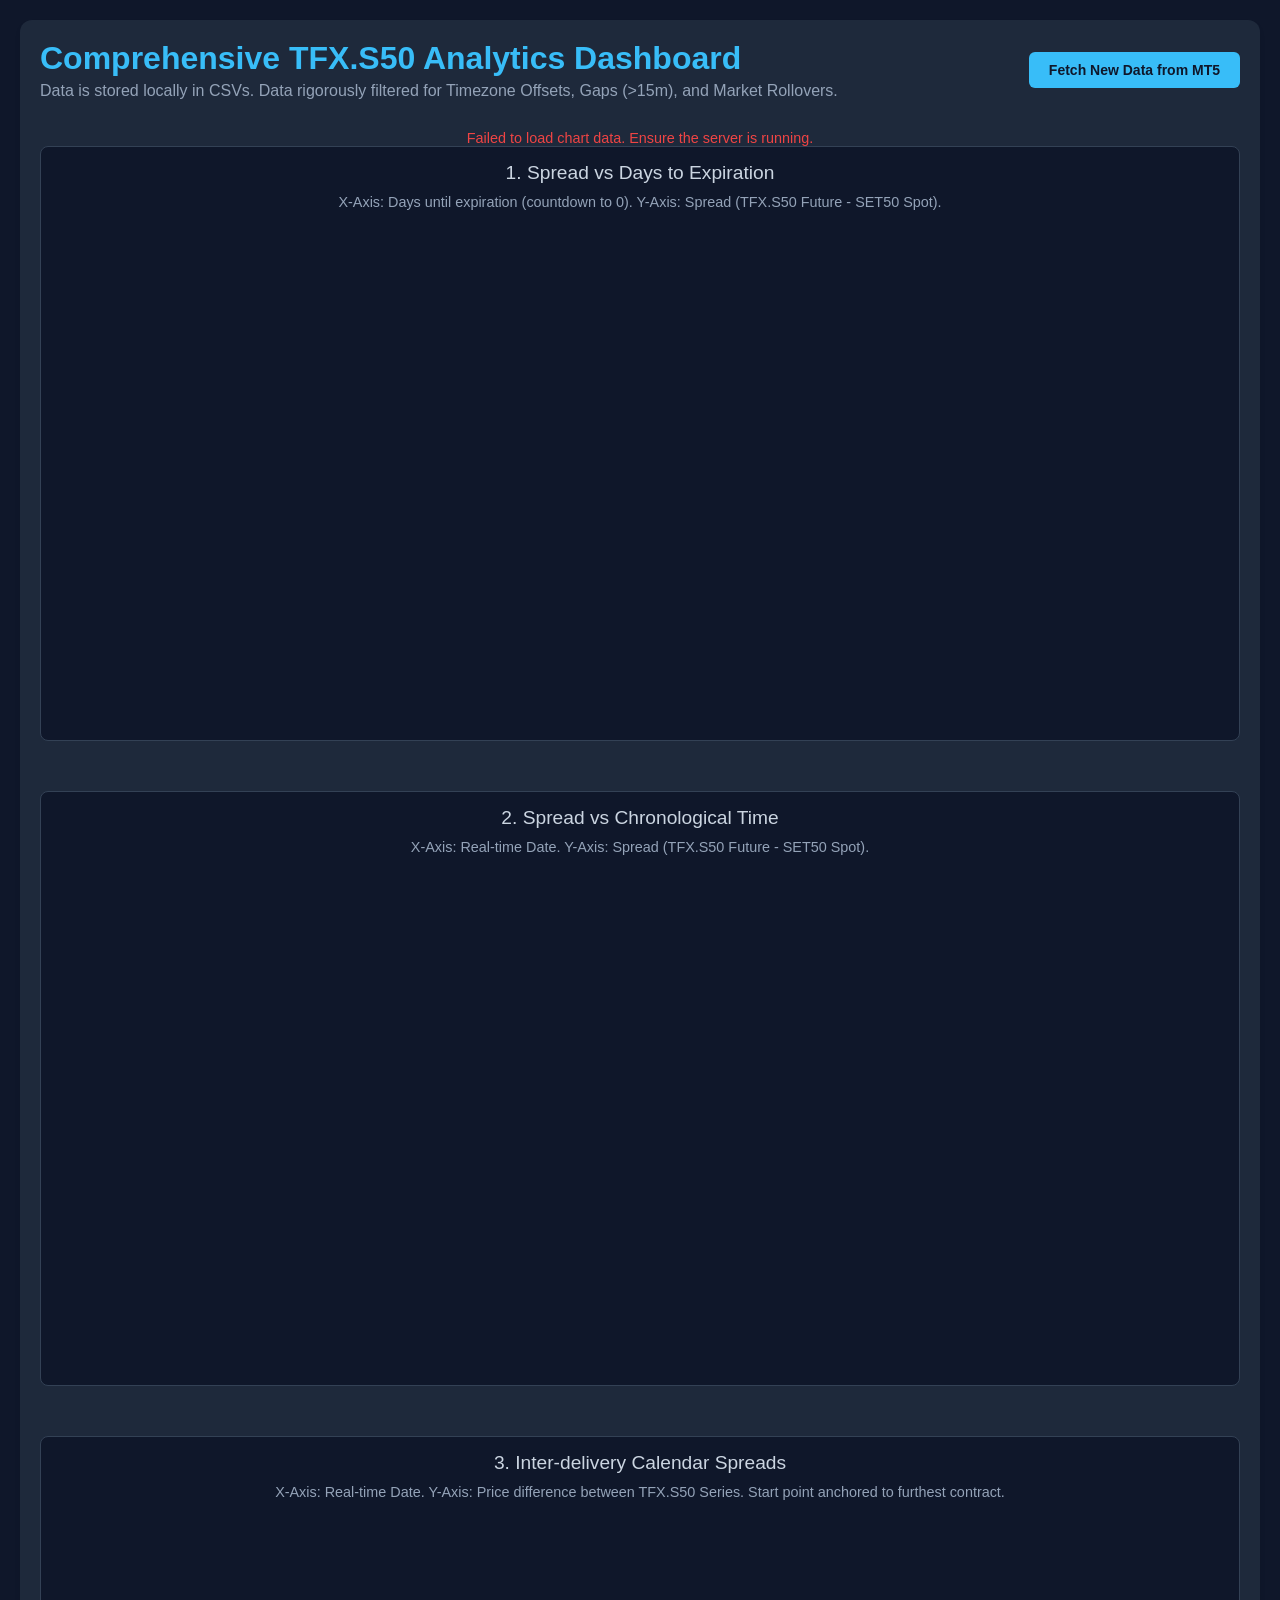
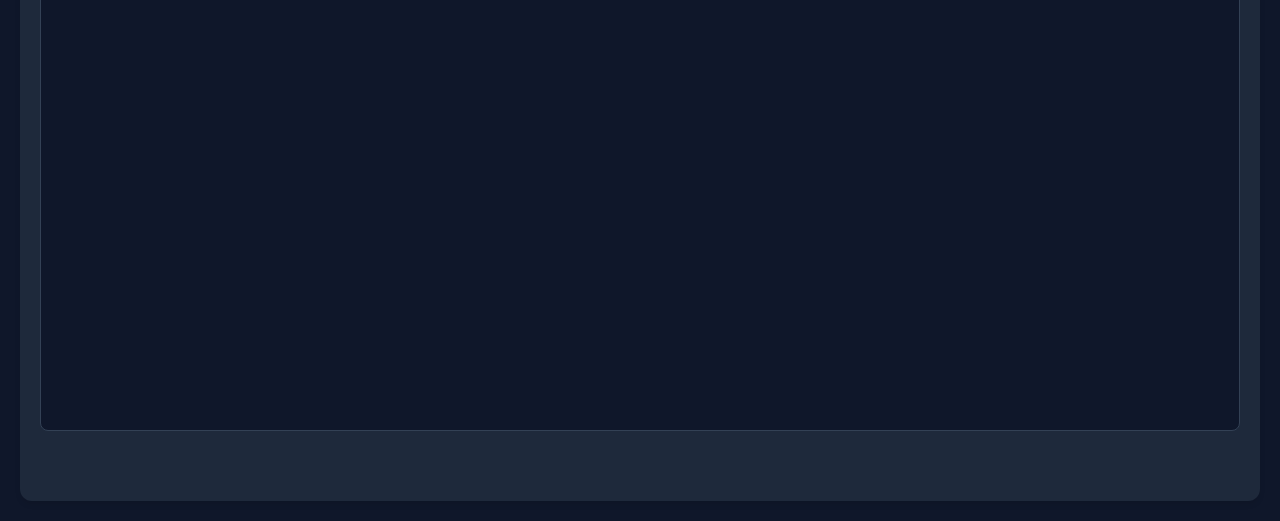
<file: tfx_analysis_m5.html>
<!DOCTYPE html>
<html>
<head>
    <meta charset="UTF-8">
    <title>TFX.S50 Analytics Dashboard</title>
    <script src="https://cdn.plot.ly/plotly-2.27.0.min.js"></script>
    <style>
        body { font-family: 'Segoe UI', Tahoma, Geneva, Verdana, sans-serif; background: #0f172a; color: #f1f5f9; margin: 0; padding: 20px; }
        .container { max-width: 1400px; margin: 0 auto; background: #1e293b; padding: 20px; border-radius: 12px; box-shadow: 0 4px 6px -1px rgba(0,0,0,0.1); }
        .header { display: flex; justify-content: space-between; align-items: center; margin-bottom: 30px; }
        h1 { color: #38bdf8; margin: 0; }
        
        .btn { 
            background: #38bdf8; color: #0f172a; border: none; padding: 10px 20px; 
            border-radius: 6px; font-weight: bold; cursor: pointer; transition: 0.2s;
            display: flex; align-items: center; gap: 8px; font-size: 14px;
        }
        .btn:hover { background: #0284c7; color: white; }
        .btn:disabled { background: #475569; color: #94a3b8; cursor: not-allowed; }
        
        .chart-box { margin-bottom: 50px; background: #0f172a; border-radius: 8px; padding: 15px; border: 1px solid #334155; }
        .chart-title { font-size: 1.2rem; color: #cbd5e1; margin-bottom: 10px; text-align: center; }
        .chart-desc { text-align: center; color: #94a3b8; font-size: 0.9em; margin-bottom: 15px; }
        .plot-container { width: 100%; height: 500px; }
        
        .loader {
            border: 3px solid #1e293b; border-top: 3px solid #38bdf8; border-radius: 50%;
            width: 16px; height: 16px; animation: spin 1s linear infinite; display: none;
        }
        @keyframes spin { 0% { transform: rotate(0deg); } 100% { transform: rotate(360deg); } }
        
        .status-msg { color: #10b981; font-size: 0.9em; display: none; }
        .error-msg { color: #ef4444; font-size: 0.9em; display: none; margin-top: 10px; text-align: center; }
    </style>
</head>
<body>
    <div class="container">
        <div class="header">
            <div>
                <h1>Comprehensive TFX.S50 Analytics Dashboard</h1>
                <div style="color: #94a3b8; margin-top: 5px;">Data is stored locally in CSVs. Data rigorously filtered for Timezone Offsets, Gaps (>15m), and Market Rollovers.</div>
            </div>
            <div style="display: flex; align-items: center; gap: 15px;">
                <span id="status-msg" class="status-msg">Update Complete!</span>
                <button id="fetch-btn" class="btn" onclick="fetchNewData()">
                    <div id="btn-loader" class="loader"></div>
                    <span id="btn-text">Fetch New Data from MT5</span>
                </button>
            </div>
        </div>
        
        <div id="error-msg" class="error-msg"></div>

        <div class="chart-box">
            <div class="chart-title">1. Spread vs Days to Expiration</div>
            <div class="chart-desc">X-Axis: Days until expiration (countdown to 0). Y-Axis: Spread (TFX.S50 Future - SET50 Spot).</div>
            <div id="chart1" class="plot-container"></div>
        </div>

        <div class="chart-box">
            <div class="chart-title">2. Spread vs Chronological Time</div>
            <div class="chart-desc">X-Axis: Real-time Date. Y-Axis: Spread (TFX.S50 Future - SET50 Spot).</div>
            <div id="chart2" class="plot-container"></div>
        </div>

        <div class="chart-box">
            <div class="chart-title">3. Inter-delivery Calendar Spreads</div>
            <div class="chart-desc">X-Axis: Real-time Date. Y-Axis: Price difference between TFX.S50 Series. Start point anchored to furthest contract.</div>
            <div id="chart3" class="plot-container"></div>
        </div>
    </div>
    
    <script>
        const layout_base = {
            plot_bgcolor: '#0f172a',
            paper_bgcolor: '#0f172a',
            font: { color: '#f1f5f9' },
            hovermode: 'closest',
            legend: { bgcolor: 'rgba(15, 23, 42, 0.8)', bordercolor: '#334155', borderwidth: 1 },
            margin: { l: 60, r: 30, t: 30, b: 60 }
        };

        async function loadCharts() {
            try {
                const response = await fetch('http://localhost:8080/api/tfx_chart_data');
                const result = await response.json();
                
                if (result.error) {
                    document.getElementById('error-msg').innerText = result.error;
                    document.getElementById('error-msg').style.display = 'block';
                    return;
                }
                document.getElementById('error-msg').style.display = 'none';

                // Chart 1
                const layout1 = Object.assign({}, layout_base, {
                    xaxis: { title: 'Days to Expiration', autorange: 'reversed', gridcolor: '#334155', zerolinecolor: '#475569', tickcolor: '#94a3b8' },
                    yaxis: { title: 'Spread (TFX.S50 Future - SET50 Spot)', gridcolor: '#334155', zerolinecolor: '#475569', tickcolor: '#94a3b8' }
                });
                Plotly.newPlot('chart1', result.traces_dte, layout1);

                // Chart 2
                const layout2 = Object.assign({}, layout_base, {
                    xaxis: { title: 'Date', gridcolor: '#334155', zerolinecolor: '#475569', tickcolor: '#94a3b8' },
                    yaxis: { title: 'Spread (TFX.S50 Future - SET50 Spot)', gridcolor: '#334155', zerolinecolor: '#475569', tickcolor: '#94a3b8' }
                });
                Plotly.newPlot('chart2', result.traces_time, layout2);

                // Chart 3
                const layout3 = Object.assign({}, layout_base, {
                    xaxis: { title: 'Date', gridcolor: '#334155', zerolinecolor: '#475569', tickcolor: '#94a3b8' },
                    yaxis: { title: 'Calendar Spread Difference', gridcolor: '#334155', zerolinecolor: '#475569', tickcolor: '#94a3b8' }
                });
                Plotly.newPlot('chart3', result.traces_calendar, layout3);
                
            } catch (err) {
                console.error("Failed to load charts:", err);
                document.getElementById('error-msg').innerText = "Failed to load chart data. Ensure the server is running.";
                document.getElementById('error-msg').style.display = 'block';
            }
        }

        async function fetchNewData() {
            const btn = document.getElementById('fetch-btn');
            const loader = document.getElementById('btn-loader');
            const btnText = document.getElementById('btn-text');
            const statusMsg = document.getElementById('status-msg');
            const errorMsg = document.getElementById('error-msg');
            
            btn.disabled = true;
            loader.style.display = 'block';
            btnText.innerText = 'Fetching Data (Takes 5-10s)...';
            statusMsg.style.display = 'none';
            errorMsg.style.display = 'none';
            
            try {
                const response = await fetch('http://localhost:8080/api/tfx_fetch', { method: 'POST' });
                const result = await response.json();
                
                if (result.status === 'success' || result.status === 'ok') {
                    statusMsg.innerText = 'Data Successfully Appended!';
                    statusMsg.style.color = '#10b981';
                    statusMsg.style.display = 'block';
                    await loadCharts(); // Reload charts with new data
                } else {
                    errorMsg.innerText = result.message || result.error || "Failed to fetch data";
                    errorMsg.style.display = 'block';
                }
            } catch (err) {
                console.error("Fetch Error:", err);
                errorMsg.innerText = "Network error. Make sure the backend server is running.";
                errorMsg.style.display = 'block';
            } finally {
                btn.disabled = false;
                loader.style.display = 'none';
                btnText.innerText = 'Fetch New Data from MT5';
                setTimeout(() => { statusMsg.style.display = 'none'; }, 5000);
            }
        }

        // Initialize charts on load
        window.onload = loadCharts;
    </script>
</body>
</html>
</file>
